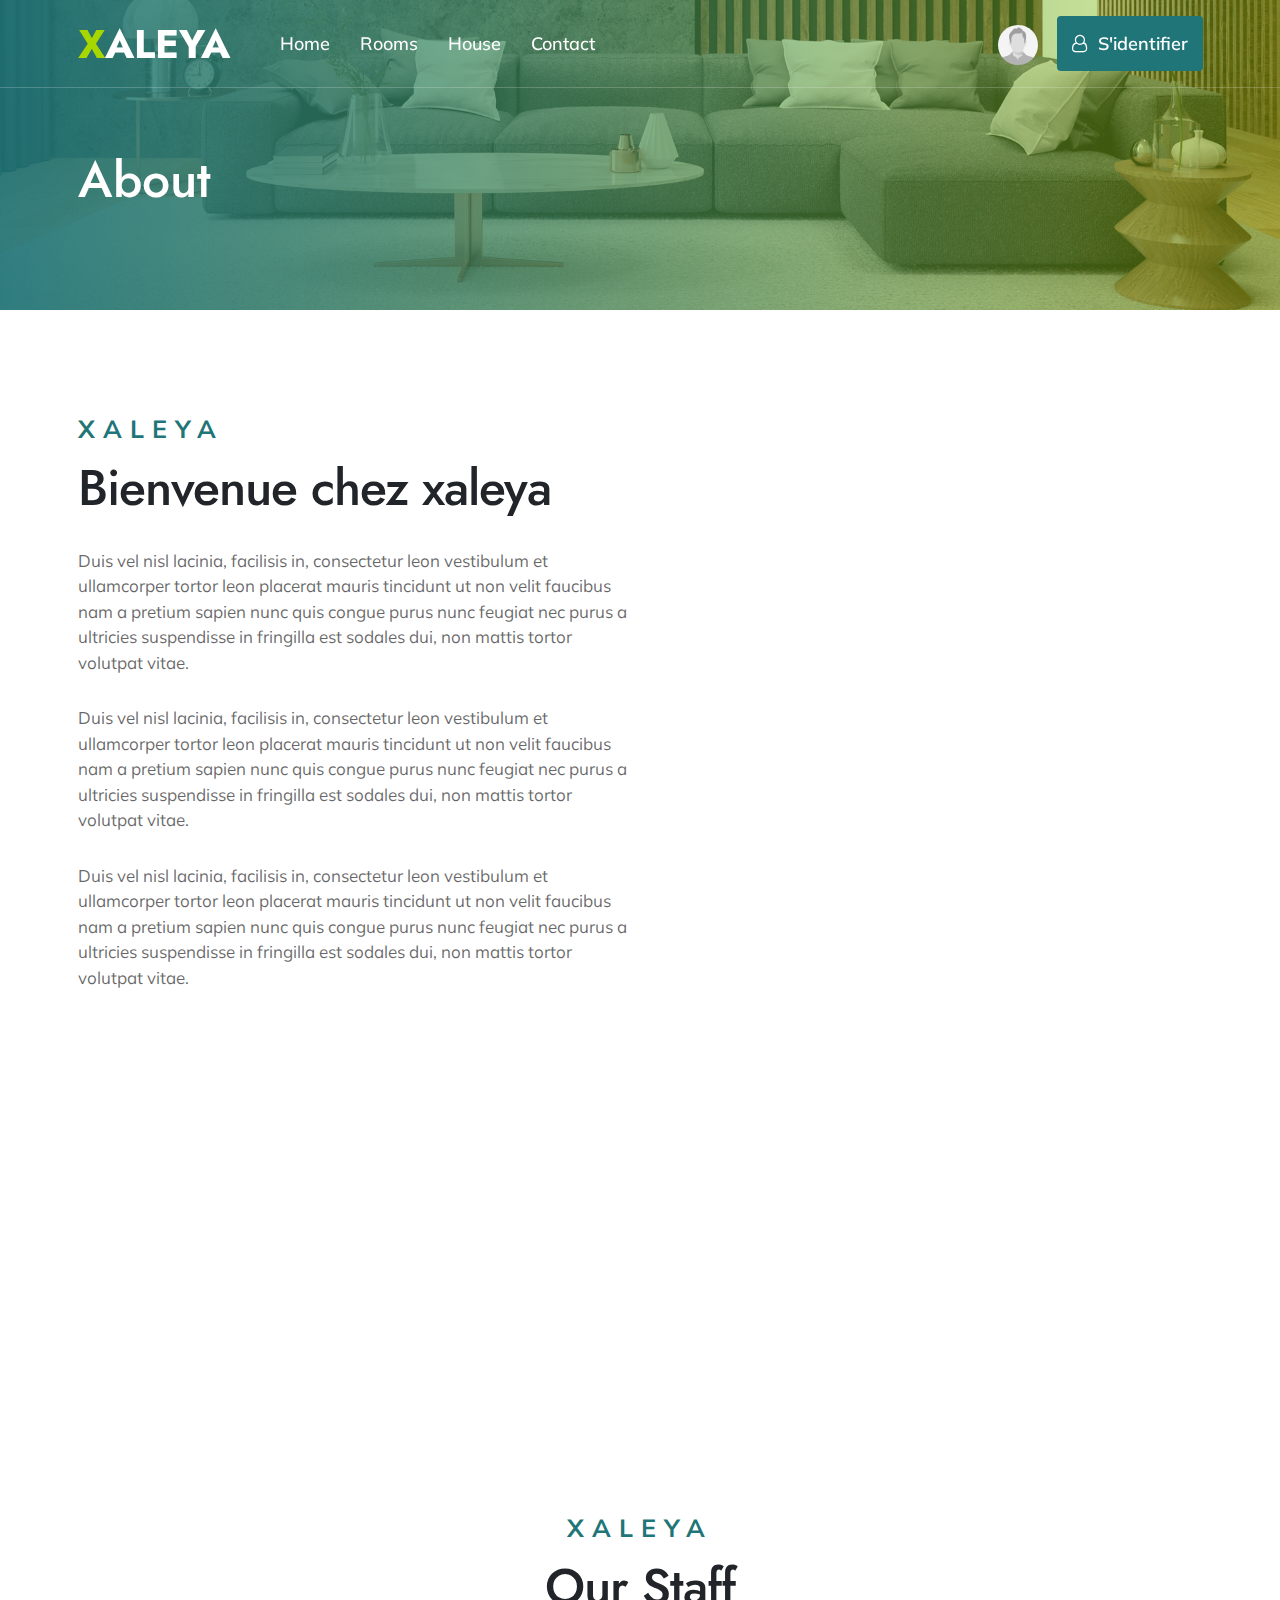
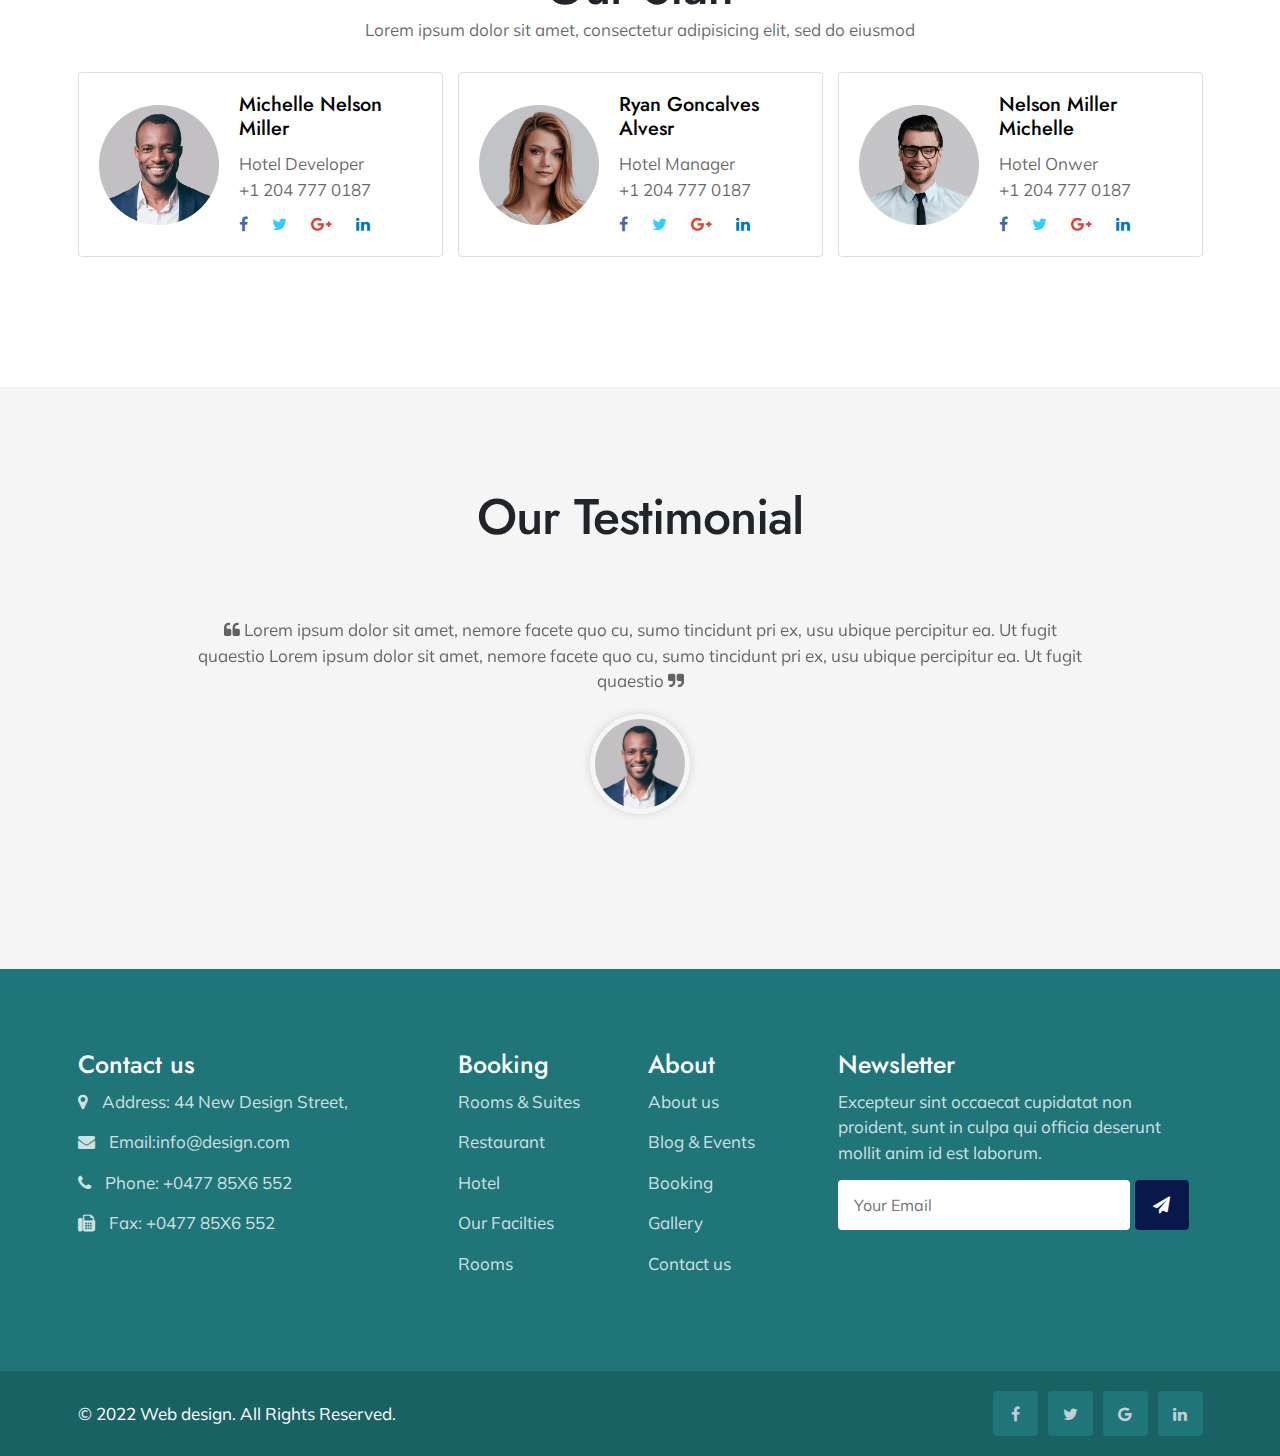
<file: public/about.html>
<!DOCTYPE html>
<html lang="fr">

<head>
    <meta charset="UTF-8">
    <meta name="viewport" content="width=device-width, initial-scale=1.0">
    <title>Document</title>

    <!-- style -->
    <link rel="stylesheet" href="css/main.css">
    <link rel="stylesheet" href="css/bootstrap.min.css">
    <link rel="stylesheet" href="css/owl.carousel.min.css">
    <link rel="stylesheet" href="font-awesome/css/font-awesome.min.css">
    <link rel="stylesheet" href="https://cdn.jsdelivr.net/npm/@fancyapps/ui@4.0/dist/fancybox.css"/>

</head>

<body>
    <!--navigation-->
    <nav class="navigation">
        <div class="container">
            <div class="navigation-content">
                <div class="box_logo-menu">
                    <div class="logo">
                        <h1 class="title"><span>x</span>aleya</h1>
                    </div>
                    <ul class="list-menu">
                        <div class="head_sidebar">
                            <h1 class="title"><span>x</span>aleya</h1>
                            <div class="icon_close"><i class="fa fa-close"></i></div>
                        </div>
                        <li class="menu-link">
                            <a href="index.html">Home</a>
                        </li>
                        <li class="menu-link">
                            <a href="room.html">Rooms</a>
                        </li>
                        <li class="menu-link">
                            <a href="room.html">House</a>
                        </li>
                        <li class="menu-link">
                            <a href="contact.html">Contact</a>
                        </li>
                        <div class="get_in_touch">
                            <h4 class="title">Get in touch</h4>
                            <ul>
                                <li>
                                    <i class="fa fa-map-marker"></i>
                                    Address: 44 New Design Street,
                                </li>
                                <li>
                                    <i class="fa fa-envelope"></i>
                                    <a href="#">Email:info@design.com</a>
                                </li>
                                <li>
                                    <i class="fa fa-phone"></i>
                                    Phone: +0477 85X6 552
                                </li>
                                <li>
                                    <i class="fa fa-fax"></i>
                                    Fax: +0477 85X6 552
                                </li>
                            </ul>
                        </div>
                    </ul>
                </div>

                <div class="box_action">
                    <div class="box_user">
                        <div class="avatar">
                            <img src="images/avatar.png" alt="avatar">
                        </div>
                        <div class="b_user">
                            <ul>
                                <li>
                                    <a href="#">
                                        <i class="fa fa-list" aria-hidden="true"></i>
                                        list of reservations
                                    </a>
                                </li>
                                <li>
                                    <a href="#">
                                        <i class="fa fa-sign-out" aria-hidden="true"></i>
                                        Sign out
                                    </a>
                                </li>
                            </ul>
                        </div>
                    </div>
                    <a href="login.html">
                        <button class="btn-standard">
                            <i class="fa fa-user-o" aria-hidden="true"></i>
                            <span>S'identifier</span>
                        </button>
                    </a>
                    <div class="icon-menu">
                        <img src="images/menu.png" alt="icons">
                    </div>
                </div>
            </div>
        </div>
    </nav>

    <!-- header banner -->
    <div class="header_banner">
        <img src="images/banner-slider-1.jpg" alt="banner">
        <div class="container">
            <h3 class="header_banner-title">About</h3>
        </div>
    </div>

    <main>
        <!-- section about -->
        <section class="section section_about">
            <div class="container">
                <div class="row align-items-center">
                    <div class="col-12 col-md-12 col-lg-6">
                        <div class="content">
                            <div class="heading">
                                <span class="subtitle">xaleya</span>
                                <h2 class="title">Bienvenue chez xaleya</h2>
                            </div>
                            <p class="paragraph mb-5">Duis vel nisl lacinia, facilisis in, consectetur leon 
                                vestibulum et ullamcorper tortor leon placerat mauris tincidunt ut non velit 
                                faucibus nam a pretium sapien nunc quis congue purus nunc feugiat nec purus a 
                                ultricies suspendisse in fringilla est sodales dui, non mattis tortor volutpat vitae.
                            </p>
                            <p class="paragraph mb-5">Duis vel nisl lacinia, facilisis in, consectetur leon 
                                vestibulum et ullamcorper tortor leon placerat mauris tincidunt ut non velit 
                                faucibus nam a pretium sapien nunc quis congue purus nunc feugiat nec purus a 
                                ultricies suspendisse in fringilla est sodales dui, non mattis tortor volutpat vitae.
                            </p>
                            <p class="paragraph mb-5">Duis vel nisl lacinia, facilisis in, consectetur leon 
                                vestibulum et ullamcorper tortor leon placerat mauris tincidunt ut non velit 
                                faucibus nam a pretium sapien nunc quis congue purus nunc feugiat nec purus a 
                                ultricies suspendisse in fringilla est sodales dui, non mattis tortor volutpat vitae.
                            </p>
                        </div>
                    </div>
                    <div class="col-12 col-md-12 col-lg-6">
                        <div class="content_image">
                            <!-- <img src="images/img-1.jpg" alt="illustration"> -->
                        </div>
                    </div>
                </div>
            </div>
        </section>

        <div class="banner_stats" style="background-image: url(images/img-banner.jpg); background-position: center; background-size: cover; background-repeat: no-repeat; background-attachment: fixed;">
            <div class="container">
                <div class="heading --center --white">
                    <h2 class="title">Xaleya Statistics</h2>
                </div>
                <div class="row">
                    <div class="col-12 col-sm-6 col-md-6 col-lg-3">
                        <div class="account">
                            <span class="counting" data-count="967">0</span>
                            <h5>Guest Stay</h5>
                        </div>
                    </div>
                    <div class="col-12 col-sm-6 col-md-6 col-lg-3">
                        <div class="account">
                            <span class="counting" data-count="577">0</span>
                            <h5>Book Room</h5>
                        </div>
                    </div>
                    <div class="col-12 col-sm-6 col-md-6 col-lg-3">
                        <div class="account">
                            <span class="counting" data-count="1398">0</span>
                            <h5>Member Stay</h5>
                        </div>
                    </div>
                    <div class="col-12 col-sm-6 col-md-6 col-lg-3">
                        <div class="account">
                            <span class="counting" data-count="376">0</span>
                            <h5>Meals Served</h5>
                        </div>
                    </div>
                </div>
            </div>
        </div>

        <section class="section section_staff">
            <div class="container">
                <div class="heading --center">
                    <span class="subtitle">xaleya</span>
                    <h2 class="title">Our Staff</h2>
                    <p class="paragraph">Lorem ipsum dolor sit amet, consectetur adipisicing elit, sed do eiusmod</p>
                </div>
                <div class="row">
                    <div class="col-12 col-md-6 col-lg-4">
                        <div class="card_staff">
                            <div class="image">
                                <img src="images/staff-1.jpg" alt="staff">
                            </div>
                            <div class="content">
                                <h3 class="title">Michelle Nelson Miller</h3>
                                <p class="paragraph">Hotel Developer</p>
                                <p class="paragraph">+1 204 777 0187</p>
                                <div class="r_sociaux">
                                    <a href="#"><i class="fa fa-facebook facebook-color"></i></a>
                                    <a href="#"><i class="fa fa-twitter twitter-color"></i></a>
                                    <a href="#"><i class="fa fa-google-plus google-color"></i></a>
                                    <a href="#"><i class="fa fa-linkedin linkedin-color"></i></a>
                                </div>
                            </div>
                        </div>
                    </div>
                    <div class="col-12 col-md-6 col-lg-4">
                        <div class="card_staff">
                            <div class="image">
                                <img src="images/staff-2.jpg" alt="staff">
                            </div>
                            <div class="content">
                                <h3 class="title">Ryan Goncalves Alvesr</h3>
                                <p class="paragraph">Hotel Manager</p>
                                <p class="paragraph">+1 204 777 0187</p>
                                <div class="r_sociaux">
                                    <a href="#"><i class="fa fa-facebook facebook-color"></i></a>
                                    <a href="#"><i class="fa fa-twitter twitter-color"></i></a>
                                    <a href="#"><i class="fa fa-google-plus google-color"></i></a>
                                    <a href="#"><i class="fa fa-linkedin linkedin-color"></i></a>
                                </div>
                            </div>
                        </div>
                    </div>
                    <div class="col-12 col-md-6 col-lg-4">
                        <div class="card_staff">
                            <div class="image">
                                <img src="images/staff-3.jpg" alt="staff">
                            </div>
                            <div class="content">
                                <h3 class="title">Nelson Miller Michelle</h3>
                                <p class="paragraph">Hotel Onwer</p>
                                <p class="paragraph">+1 204 777 0187</p>
                                <div class="r_sociaux">
                                    <a href="#"><i class="fa fa-facebook facebook-color"></i></a>
                                    <a href="#"><i class="fa fa-twitter twitter-color"></i></a>
                                    <a href="#"><i class="fa fa-google-plus google-color"></i></a>
                                    <a href="#"><i class="fa fa-linkedin linkedin-color"></i></a>
                                </div>
                            </div>
                        </div>
                    </div>
                </div>
            </div>
        </section>

        <section class="section section_testimonial">
            <div class="container">
                <div class="heading --center">
                    <h2 class="title">Our Testimonial</h2>
                </div>
                <div class="owl-carousel owl-theme" id="testimonial_carousel">
                    <div class="item">
                        <div class="content">
                            <p class="paragraph"> 
                                <span><i class="fa fa-quote-left" aria-hidden="true"></i></span>
                                Lorem ipsum dolor sit amet, nemore facete quo cu, sumo tincidunt 
                                pri ex, usu ubique percipitur ea. Ut fugit quaestio Lorem ipsum dolor sit amet, 
                                nemore facete quo cu, sumo tincidunt pri ex, usu ubique percipitur ea. Ut fugit 
                                quaestio 
                                <span><i class="fa fa-quote-right" aria-hidden="true"></i></span>
                            </p>
                            <div class="avatar">
                                <img src="images/staff-1.jpg" alt="avatar">
                            </div>
                        </div>
                    </div>
                    <div class="item">
                        <div class="content">
                            <p class="paragraph"> 
                                <span><i class="fa fa-quote-left" aria-hidden="true"></i></span>
                                Lorem ipsum dolor sit amet, nemore facete quo cu, sumo tincidunt 
                                pri ex, usu ubique percipitur ea. Ut fugit quaestio Lorem ipsum dolor sit amet, 
                                nemore facete quo cu, sumo tincidunt pri ex, usu ubique percipitur ea. Ut fugit 
                                quaestio 
                                <span><i class="fa fa-quote-right" aria-hidden="true"></i></span>
                            </p>
                            <div class="avatar">
                                <img src="images/staff-2.jpg" alt="avatar">
                            </div>
                        </div>
                    </div>
                    <div class="item">
                        <div class="content">
                            <p class="paragraph"> 
                                <span><i class="fa fa-quote-left" aria-hidden="true"></i></span>
                                Lorem ipsum dolor sit amet, nemore facete quo cu, sumo tincidunt 
                                pri ex, usu ubique percipitur ea. Ut fugit quaestio Lorem ipsum dolor sit amet, 
                                nemore facete quo cu, sumo tincidunt pri ex, usu ubique percipitur ea. Ut fugit 
                                quaestio 
                                <span><i class="fa fa-quote-right" aria-hidden="true"></i></span>
                            </p>
                            <div class="avatar">
                                <img src="images/staff-3.jpg" alt="avatar">
                            </div>
                        </div>
                    </div>
                </div>
            </div>
        </section>
    </main>

    <footer class="footer">
        <div class="container">
            <div class="row">
                <div class="col-xs-12 col-md-6 col-lg-4">
                    <div class="footer-item">
                        <h4 class="title">Contact us</h4>
                        <ul>
                            <li>
                                <i class="fa fa-map-marker"></i>
                                Address: 44 New Design Street,
                            </li>
                            <li>
                                <i class="fa fa-envelope"></i>
                                <a href="#">Email:info@design.com</a>
                            </li>
                            <li>
                                <i class="fa fa-phone"></i>
                                Phone: +0477 85X6 552
                            </li>
                            <li>
                                <i class="fa fa-fax"></i>
                                Fax: +0477 85X6 552
                            </li>
                        </ul>
                    </div>
                </div>
                <div class="col-xs-12 col-md-6 col-lg-2">
                    <div class="footer-item">
                        <h4 class="title">Booking</h4>
                        <ul>
                            <li>
                                <a href="#">Rooms & Suites</a>
                            </li>
                            <li>
                                <a href="#">Restaurant</a>
                            </li>
                            <li>
                                <a href="#">Hotel</a>
                            </li>
                            <li>
                                <a href="#">Our Facilties</a>
                            </li>
                            <li>
                                <a href="#">Rooms</a>
                            </li>
                        </ul>
                    </div>
                </div>
                <div class="col-xs-12 col-md-6 col-lg-2">
                    <div class="footer-item">
                        <h4 class="title">About</h4>
                        <ul>
                            <li>
                                <a href="#">About us</a>
                            </li>
                            <li>
                                <a href="#">Blog &amp; Events</a>
                            </li>
                            <li>
                                <a href="#">Booking</a>
                            </li>
                            <li>
                                <a href="#">Gallery</a>
                            </li>
                            <li>
                                <a href="#">Contact us</a>
                            </li>
                        </ul>
                    </div>
                </div>
                <div class="col-xs-12 col-md-6 col-lg-4">
                    <div class="footer-item">
                        <h4 class="title">Newsletter</h4>
                        <ul>
                            <li>
                                Excepteur sint occaecat cupidatat non proident, 
                                sunt in culpa qui officia deserunt mollit anim id est laborum.
                            </li>
                            <li>
                                <form action="" class="form_newsletter">
                                    <input type="email" placeholder="Your Email">
                                    <button type="submit"><i class="fa fa-paper-plane"></i></button>
                                </form>
                            </li>
                        </ul>
                    </div>
                </div>
            </div>
        </div>
    </footer>

    <div class="copy-right">
        <div class="container">
            <div class="content">
                <p class="paragraph">&copy; 2022 Web design. All Rights Reserved.</p>
                <div class="r_sociaux">
                    <a href="#" class="facebook">
                        <i class="fa fa-facebook"></i>
                    </a>
                    <a href="#" class="twitter">
                        <i class="fa fa-twitter"></i>
                    </a>
                    <a href="#" class="google">
                        <i class="fa fa-google"></i>
                    </a>
                    <a href="#" class="linkedin">
                        <i class="fa fa-linkedin"></i>
                    </a>
                </div>
            </div>
        </div>
    </div>

    <!-- button top -->
    <div class="button-return" id="btnReturn" hidden>
        <i class="fa fa-angle-double-up" aria-hidden="true"></i>
    </div>

    <!-- script -->
    <script src="js/jquery.min.js"></script>
    <script src="js/bootstrap.min.js"></script>
    <script src="js/owl.carousel.min.js"></script>
    <script src="js/main.js"></script>
    <!-- count js -->
    <script src="js/waypoint.min.js"></script>
    <script>
        function counStats() {

            $('.counting').each(function () {
                var $this = $(this),
                    countTo = $this.attr('data-count');

                $({ countNum: $this.text() }).animate({
                    countNum: countTo
                },
                {

                    duration: 2000,
                    easing: 'linear',
                    step: function () {
                        $this.text(Math.floor(this.countNum));
                    },
                    complete: function () {
                        $this.text(this.countNum);
                        //alert('finished');
                    }
                });
            });
        }

        new Waypoint({
            element: document.querySelector('.banner_stats'),
            handler: function () {
                counStats()
            },
            offset: '100%'
        });
    </script>
</body>

</html>
</file>
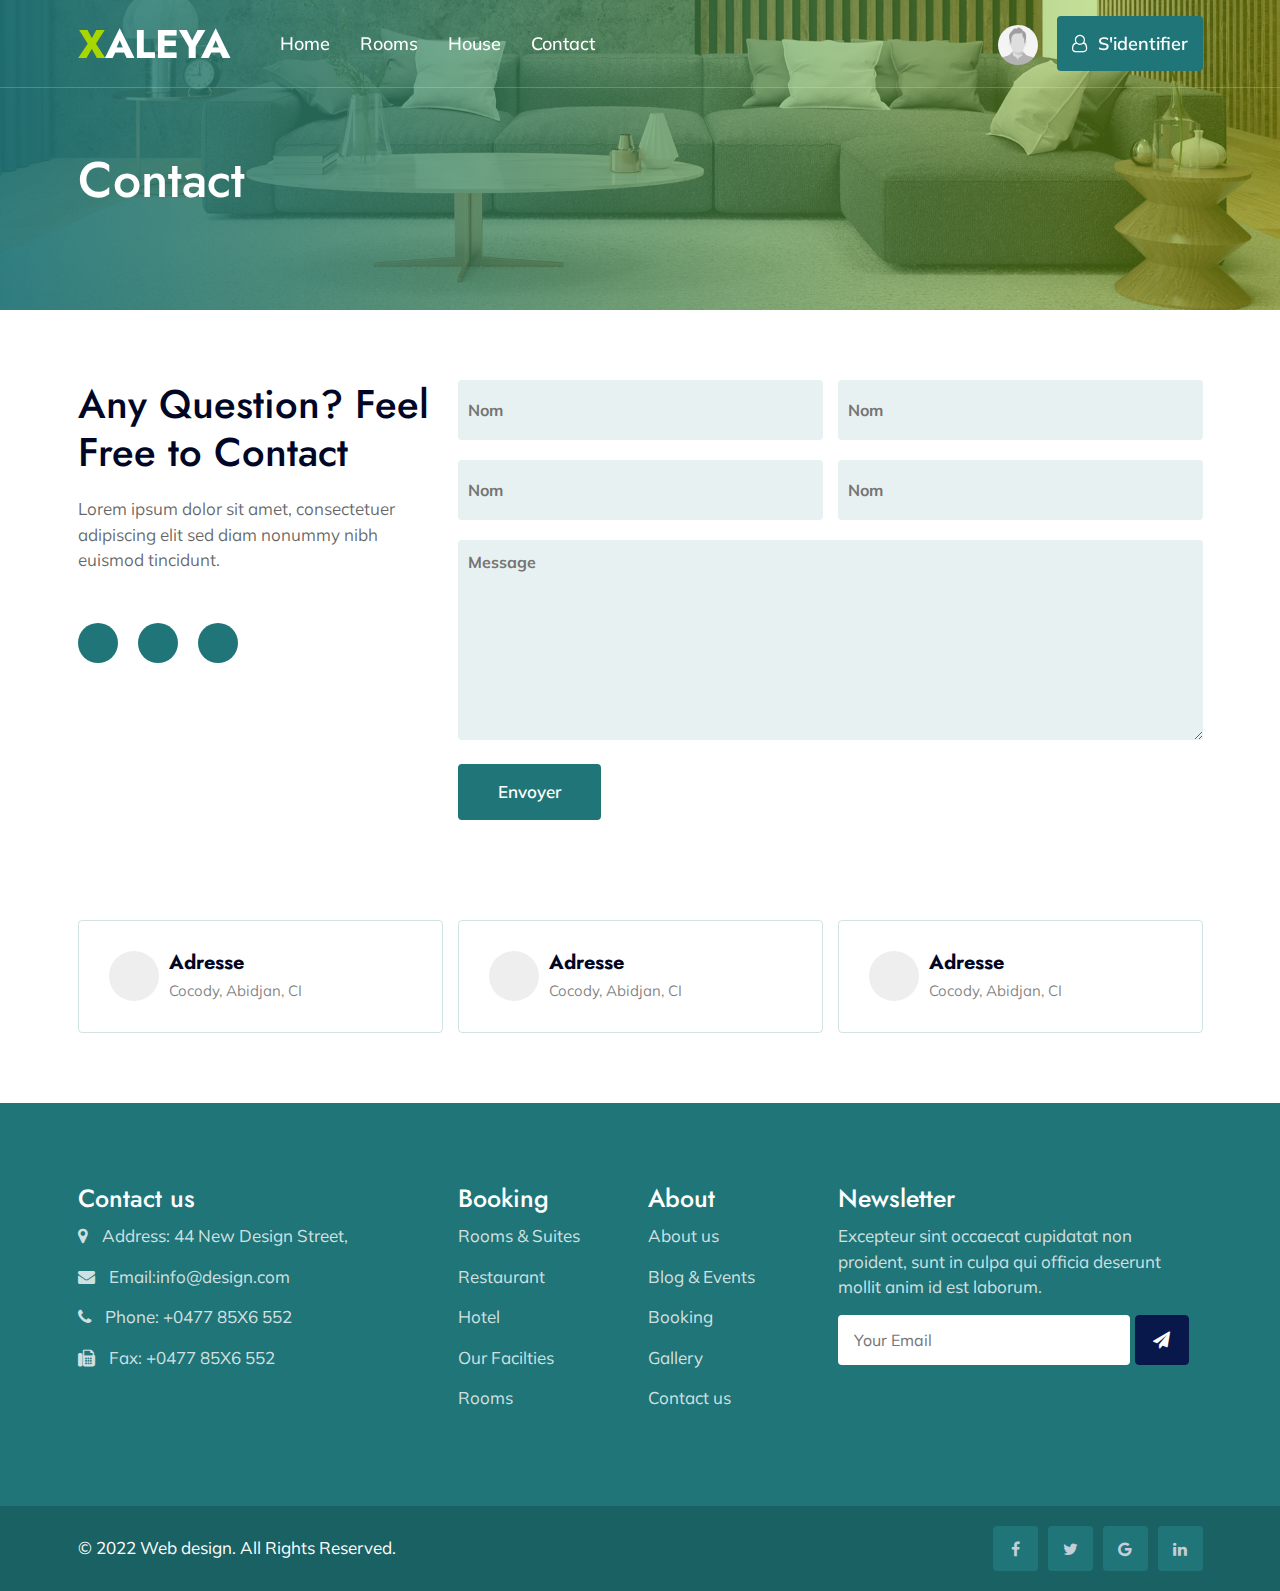
<file: public/contact.html>
<!DOCTYPE html>
<html lang="fr">

<head>
    <meta charset="UTF-8">
    <meta name="viewport" content="width=device-width, initial-scale=1.0">
    <title>Document</title>

    <!-- style -->
    <link rel="stylesheet" href="css/main.css">
    <link rel="stylesheet" href="css/bootstrap.min.css">
    <link rel="stylesheet" href="css/owl.carousel.min.css">
    <link rel="stylesheet" href="font-awesome/css/font-awesome.min.css">

</head>

<body>
    <!--navigation-->
    <nav class="navigation">
        <div class="container">
            <div class="navigation-content">
                <div class="box_logo-menu">
                    <div class="logo">
                        <h1 class="title"><span>x</span>aleya</h1>
                    </div>
                    <ul class="list-menu">
                        <div class="head_sidebar">
                            <h1 class="title"><span>x</span>aleya</h1>
                            <div class="icon_close"><i class="fa fa-close"></i></div>
                        </div>
                        <li class="menu-link">
                            <a href="index.html">Home</a>
                        </li>
                        <li class="menu-link">
                            <a href="room.html">Rooms</a>
                        </li>
                        <li class="menu-link">
                            <a href="room.html">House</a>
                        </li>
                        <li class="menu-link">
                            <a href="contact.html">Contact</a>
                        </li>
                        <div class="get_in_touch">
                            <h4 class="title">Get in touch</h4>
                            <ul>
                                <li>
                                    <i class="fa fa-map-marker"></i>
                                    Address: 44 New Design Street,
                                </li>
                                <li>
                                    <i class="fa fa-envelope"></i>
                                    <a href="#">Email:info@design.com</a>
                                </li>
                                <li>
                                    <i class="fa fa-phone"></i>
                                    Phone: +0477 85X6 552
                                </li>
                                <li>
                                    <i class="fa fa-fax"></i>
                                    Fax: +0477 85X6 552
                                </li>
                            </ul>
                        </div>
                    </ul>
                </div>

                <div class="box_action">
                    <div class="box_user">
                        <div class="avatar">
                            <img src="images/avatar.png" alt="avatar">
                        </div>
                        <div class="b_user">
                            <ul>
                                <li>
                                    <a href="#">
                                        <i class="fa fa-list" aria-hidden="true"></i>
                                        list of reservations
                                    </a>
                                </li>
                                <li>
                                    <a href="#">
                                        <i class="fa fa-sign-out" aria-hidden="true"></i>
                                        Sign out
                                    </a>
                                </li>
                            </ul>
                        </div>
                    </div>
                    <a href="login.html">
                        <button class="btn-standard">
                            <i class="fa fa-user-o" aria-hidden="true"></i>
                            <span>S'identifier</span>
                        </button>
                    </a>
                    <div class="icon-menu">
                        <img src="images/menu.png" alt="icons">
                    </div>
                </div>
            </div>
        </div>
    </nav>

    <!-- header banner -->
    <div class="header_banner">
        <img src="images/banner-slider-1.jpg" alt="banner">
        <div class="container">
            <h3 class="header_banner-title">Contact</h3>
        </div>
    </div>

    <main>
        <section class="section-contact">
            <div class="container">
                <div class="row">
                    <div class="col-xs-12 col-sm-12 col-md-5 col-lg-4 mb-5">
                        <h4 class="ss-title">
                            Any Question? Feel Free to Contact
                        </h4>
                        <p class="paragraph">
                            Lorem ipsum dolor sit amet, consectetuer adipiscing elit sed diam nonummy nibh euismod
                            tincidunt.
                        </p>
                        <div class="list-icon">
                            <div class="icon"></div>
                            <div class="icon"></div>
                            <div class="icon"></div>
                        </div>
                    </div>
                    <div class="col-xs-12 col-sm-12 col-md-7 col-lg-8">
                        <form action="" class="form-contact">
                            <div class="row">
                                <div class="col-xs-12 col-sm-6 col-md-6 col-lg-6">
                                    <input type="text" placeholder="Nom" class="form-contact-input">
                                </div>
                                <div class="col-xs-12 col-sm-6 col-md-6 col-lg-6">
                                    <input type="text" placeholder="Nom" class="form-contact-input">
                                </div>
                                <div class="col-xs-12 col-sm-6 col-md-6 col-lg-6">
                                    <input type="text" placeholder="Nom" class="form-contact-input">
                                </div>
                                <div class="col-xs-12 col-sm-6 col-md-6 col-lg-6">
                                    <input type="text" placeholder="Nom" class="form-contact-input">
                                </div>
                                <div class="col-12">
                                    <textarea placeholder="Message" class="form-contact-textarea"></textarea>
                                </div>
                                <div class="col-12">
                                    <button type="submit" class="btn-submit">Envoyer</button>
                                </div>
                            </div>
                        </form>
                    </div>
                </div>
                <div class="row u-mt-5">
                    <div class="col-xs-12 col-sm-12 col-md-4 col-lg-4">
                        <div class="card-contact">
                            <div class="icon"></div>
                            <div class="desc">
                                <h4>Adresse</h4>
                                <span>Cocody, Abidjan, CI</span>
                            </div>
                        </div>
                    </div>
                    <div class="col-xs-12 col-sm-12 col-md-4 col-lg-4">
                        <div class="card-contact">
                            <div class="icon"></div>
                            <div class="desc">
                                <h4>Adresse</h4>
                                <span>Cocody, Abidjan, CI</span>
                            </div>
                        </div>
                    </div>
                    <div class="col-xs-12 col-sm-12 col-md-4 col-lg-4">
                        <div class="card-contact">
                            <div class="icon"></div>
                            <div class="desc">
                                <h4>Adresse</h4>
                                <span>Cocody, Abidjan, CI</span>
                            </div>
                        </div>
                    </div>
                </div>
            </div>
        </section>
    </main>

    <footer class="footer">
        <div class="container">
            <div class="row">
                <div class="col-xs-12 col-md-6 col-lg-4">
                    <div class="footer-item">
                        <h4 class="title">Contact us</h4>
                        <ul>
                            <li>
                                <i class="fa fa-map-marker"></i>
                                Address: 44 New Design Street,
                            </li>
                            <li>
                                <i class="fa fa-envelope"></i>
                                <a href="#">Email:info@design.com</a>
                            </li>
                            <li>
                                <i class="fa fa-phone"></i>
                                Phone: +0477 85X6 552
                            </li>
                            <li>
                                <i class="fa fa-fax"></i>
                                Fax: +0477 85X6 552
                            </li>
                        </ul>
                    </div>
                </div>
                <div class="col-xs-12 col-md-6 col-lg-2">
                    <div class="footer-item">
                        <h4 class="title">Booking</h4>
                        <ul>
                            <li>
                                <a href="#">Rooms & Suites</a>
                            </li>
                            <li>
                                <a href="#">Restaurant</a>
                            </li>
                            <li>
                                <a href="#">Hotel</a>
                            </li>
                            <li>
                                <a href="#">Our Facilties</a>
                            </li>
                            <li>
                                <a href="#">Rooms</a>
                            </li>
                        </ul>
                    </div>
                </div>
                <div class="col-xs-12 col-md-6 col-lg-2">
                    <div class="footer-item">
                        <h4 class="title">About</h4>
                        <ul>
                            <li>
                                <a href="#">About us</a>
                            </li>
                            <li>
                                <a href="#">Blog &amp; Events</a>
                            </li>
                            <li>
                                <a href="#">Booking</a>
                            </li>
                            <li>
                                <a href="#">Gallery</a>
                            </li>
                            <li>
                                <a href="#">Contact us</a>
                            </li>
                        </ul>
                    </div>
                </div>
                <div class="col-xs-12 col-md-6 col-lg-4">
                    <div class="footer-item">
                        <h4 class="title">Newsletter</h4>
                        <ul>
                            <li>
                                Excepteur sint occaecat cupidatat non proident, 
                                sunt in culpa qui officia deserunt mollit anim id est laborum.
                            </li>
                            <li>
                                <form action="" class="form_newsletter">
                                    <input type="email" placeholder="Your Email">
                                    <button type="submit"><i class="fa fa-paper-plane"></i></button>
                                </form>
                            </li>
                        </ul>
                    </div>
                </div>
            </div>
        </div>
    </footer>

    <div class="copy-right">
        <div class="container">
            <div class="content">
                <p class="paragraph">&copy; 2022 Web design. All Rights Reserved.</p>
                <div class="r_sociaux">
                    <a href="#" class="facebook">
                        <i class="fa fa-facebook"></i>
                    </a>
                    <a href="#" class="twitter">
                        <i class="fa fa-twitter"></i>
                    </a>
                    <a href="#" class="google">
                        <i class="fa fa-google"></i>
                    </a>
                    <a href="#" class="linkedin">
                        <i class="fa fa-linkedin"></i>
                    </a>
                </div>
            </div>
        </div>
    </div>

    <!-- button top -->
    <div class="button-return" id="btnReturn" hidden>
        <i class="fa fa-angle-double-up" aria-hidden="true"></i>
    </div>

    <!-- script -->
    <script src="js/jquery.min.js"></script>
    <script src="js/bootstrap.min.js"></script>
    <script src="js/owl.carousel.min.js"></script>
    <script src="js/main.js"></script>
</body>

</html>
</file>
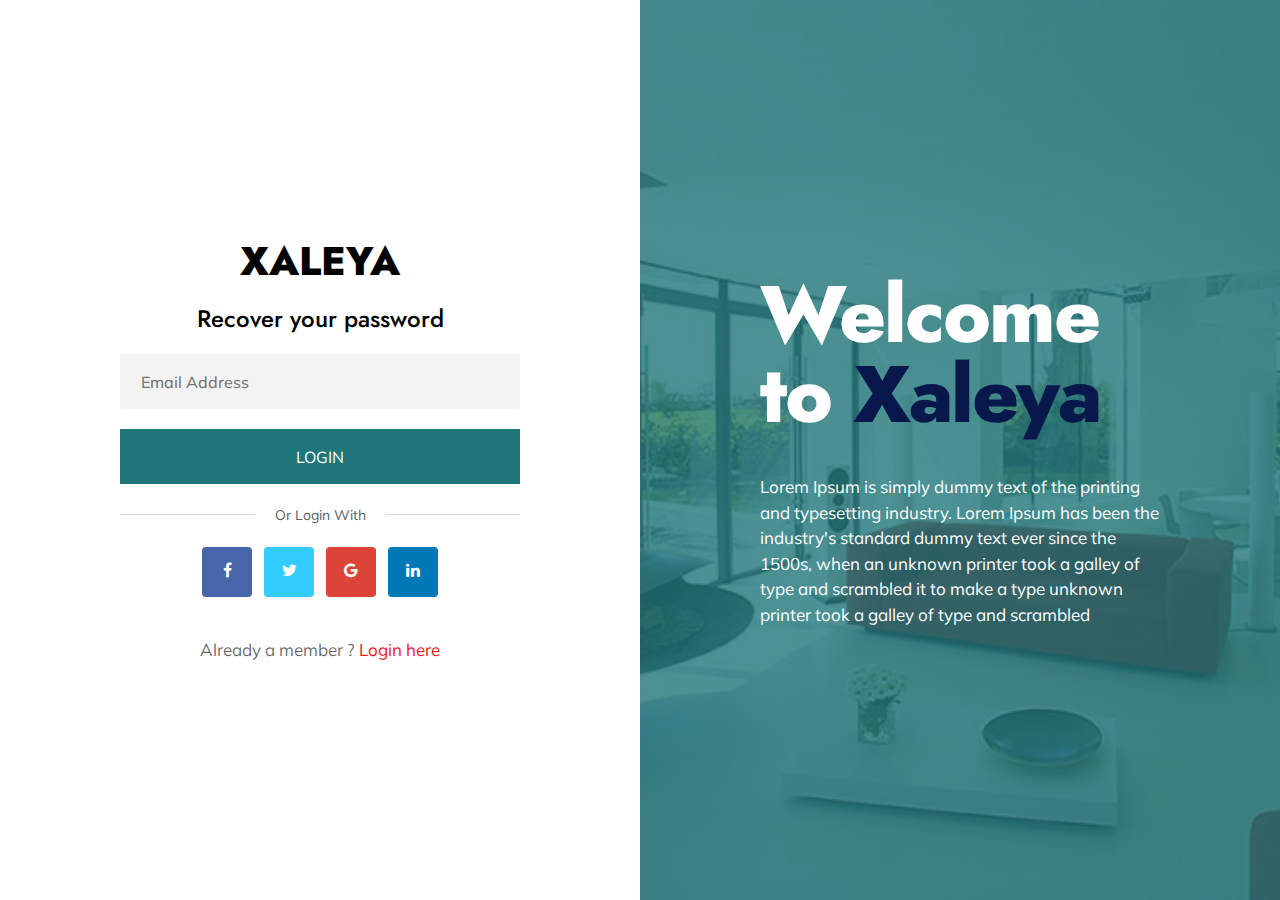
<file: public/forgot-password.html>
<!DOCTYPE html>
<html lang="fr">
<head>
    <meta charset="UTF-8">
    <meta name="viewport" content="width=device-width, initial-scale=1.0">
    <title>Document</title>

    <!-- style -->
    <link rel="stylesheet" href="css/main.css">
    <link rel="stylesheet" href="css/bootstrap.min.css">
    <link rel="stylesheet" href="css/owl.carousel.min.css">
    <link rel="stylesheet" href="font-awesome/css/font-awesome.min.css">

</head>
<body>
    
    <div class="b_sign">
        <div class="b_form">
            <div class="b_center">
                <div class="head">
                    <a href="index.html"><h2 class="title">xaleya</h2></a>
                    <h4 class="subtitle">Recover your password</h4>
                </div>
                <form action="" class="form_sign">
                    <div class="form--group">
                        <input type="email" class="form--group__input" placeholder="Email Address">
                    </div>
                    <button type="submit" class="btn-sign">Login</button>
                </form>
                <div class="with-sign">
                    <span>Or login with</span>
                </div>
                <div class="social-list">
                    <a href="#" class="facebook">
                        <i class="fa fa-facebook"></i>
                    </a>
                    <a href="#" class="twitter">
                        <i class="fa fa-twitter"></i>
                    </a>
                    <a href="#" class="google">
                        <i class="fa fa-google"></i>
                    </a>
                    <a href="#" class="linkedin">
                        <i class="fa fa-linkedin"></i>
                    </a>
                </div>
                <p class="paragraph --text_other_sign">Already a member ? <a href="register.html">Login here</a></p>
            </div>
        </div>
        <div class="b_text">
            <img src="images/img-4.jpg" alt="illustration">
            <div class="text_content">
                <h2 class="title">Welcome to <span>Xaleya</span></h2>
                <p class="paragraph">
                    Lorem Ipsum is simply dummy text of the printing and typesetting industry. 
                    Lorem Ipsum has been the industry's standard dummy text ever since the 1500s, 
                    when an unknown printer took a galley of type and scrambled it to make a type 
                    unknown printer took a galley of type and scrambled
                </p>
            </div>
        </div>
    </div>

    <!-- script -->
    <script src="js/jquery.min.js"></script>
    <script src="js/bootstrap.min.js"></script>
    <script src="js/owl.carousel.min.js"></script>
    <script src="js/main.js"></script>
</body>
</html>
</file>
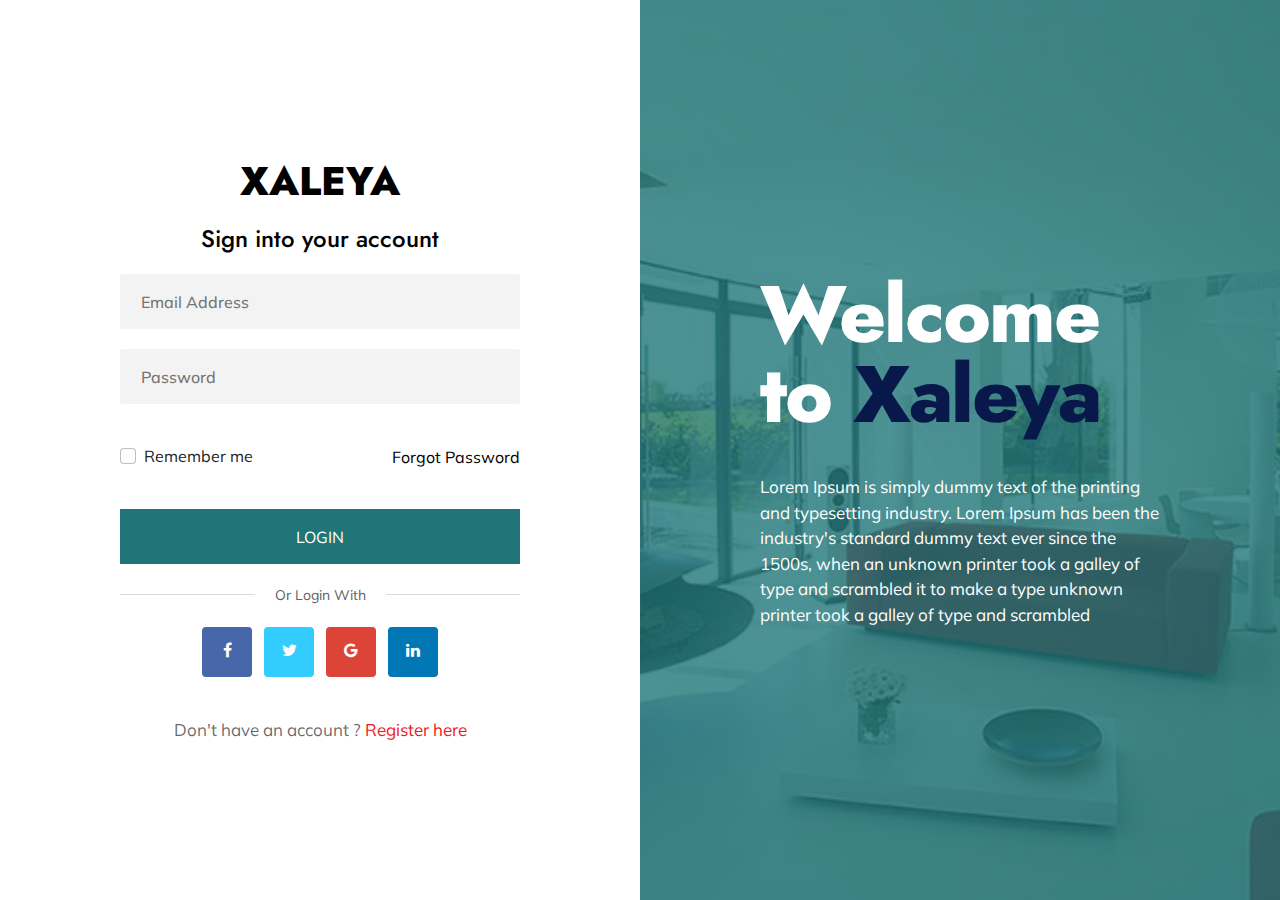
<file: public/login.html>
<!DOCTYPE html>
<html lang="fr">
<head>
    <meta charset="UTF-8">
    <meta name="viewport" content="width=device-width, initial-scale=1.0">
    <title>Document</title>

    <!-- style -->
    <link rel="stylesheet" href="css/main.css">
    <link rel="stylesheet" href="css/bootstrap.min.css">
    <link rel="stylesheet" href="css/owl.carousel.min.css">
    <link rel="stylesheet" href="font-awesome/css/font-awesome.min.css">

</head>
<body>
    
    <div class="b_sign">
        <div class="b_form">
            <div class="b_center">
                <div class="head">
                    <a href="index.html"><h2 class="title">xaleya</h2></a>
                    <h4 class="subtitle">Sign into your account</h4>
                </div>
                <form action="" class="form_sign">
                    <div class="form--group">
                        <input type="email" class="form--group__input" placeholder="Email Address">
                    </div>
                    <div class="form--group">
                        <input type="password" class="form--group__input" placeholder="Password">
                    </div>

                    <div class="form--group checkout_forgot">
                        <div class="form-check">
                            <input class="form-check-input" type="checkbox" value="" id="flexCheckDefault">
                            <label class="form-check-label" for="flexCheckDefault">
                                Remember me
                            </label>
                        </div>
                        <a href="forgot-password.html" class="forget_password">Forgot Password</a>
                    </div>
                    <button type="submit" class="btn-sign">Login</button>
                </form>
                <div class="with-sign">
                    <span>Or login with</span>
                </div>
                <div class="social-list">
                    <a href="#" class="facebook">
                        <i class="fa fa-facebook"></i>
                    </a>
                    <a href="#" class="twitter">
                        <i class="fa fa-twitter"></i>
                    </a>
                    <a href="#" class="google">
                        <i class="fa fa-google"></i>
                    </a>
                    <a href="#" class="linkedin">
                        <i class="fa fa-linkedin"></i>
                    </a>
                </div>
                <p class="paragraph --text_other_sign">Don't have an account ? <a href="register.html">Register here</a></p>
            </div>
        </div>
        <div class="b_text">
            <img src="images/img-4.jpg" alt="illustration">
            <div class="text_content">
                <h2 class="title">Welcome to <span>Xaleya</span></h2>
                <p class="paragraph">
                    Lorem Ipsum is simply dummy text of the printing and typesetting industry. 
                    Lorem Ipsum has been the industry's standard dummy text ever since the 1500s, 
                    when an unknown printer took a galley of type and scrambled it to make a type 
                    unknown printer took a galley of type and scrambled
                </p>
            </div>
        </div>
    </div>

    <!-- script -->
    <script src="js/jquery.min.js"></script>
    <script src="js/bootstrap.min.js"></script>
    <script src="js/owl.carousel.min.js"></script>
    <script src="js/main.js"></script>
</body>
</html>
</file>
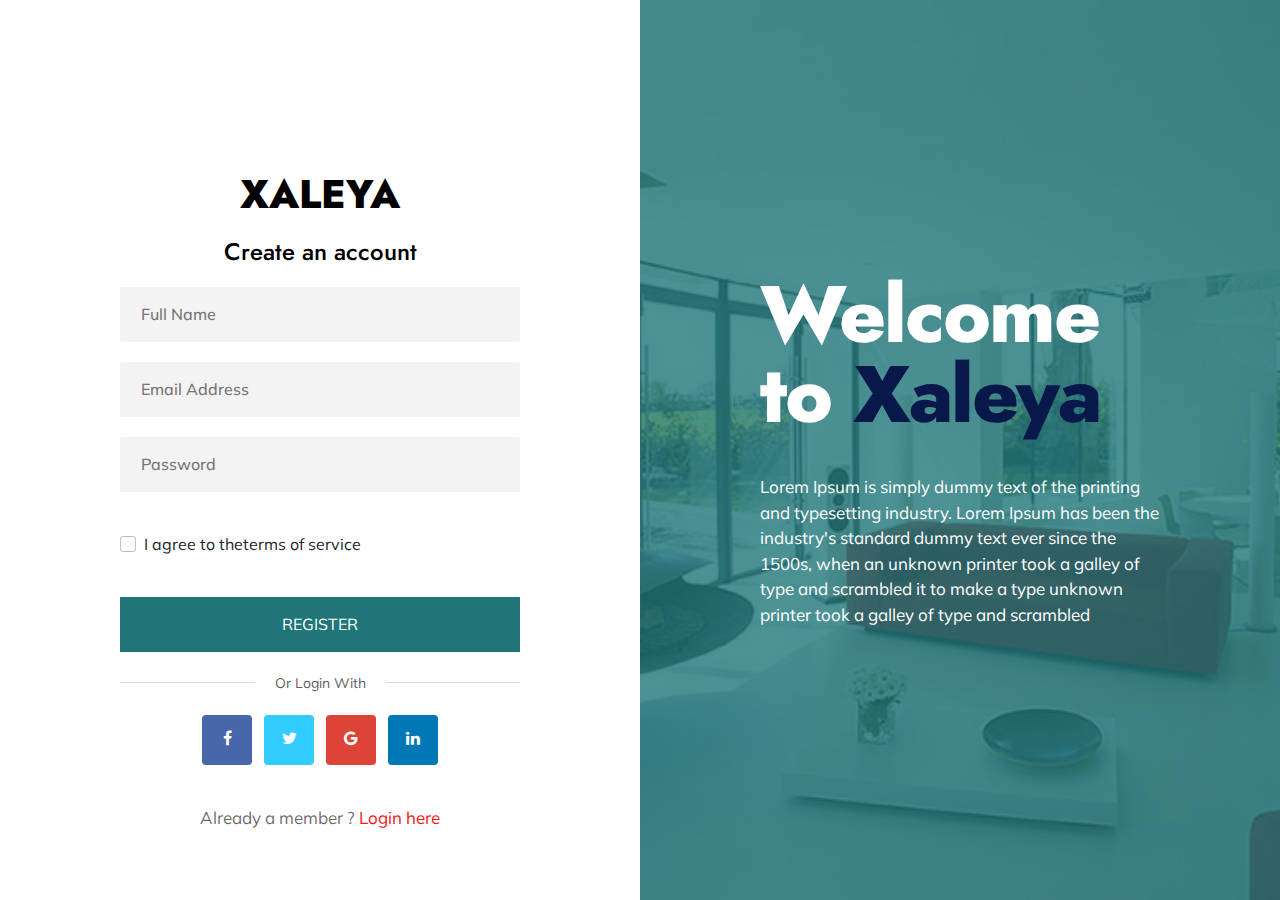
<file: public/register.html>
<!DOCTYPE html>
<html lang="fr">
<head>
    <meta charset="UTF-8">
    <meta name="viewport" content="width=device-width, initial-scale=1.0">
    <title>Document</title>

    <!-- style -->
    <link rel="stylesheet" href="css/main.css">
    <link rel="stylesheet" href="css/bootstrap.min.css">
    <link rel="stylesheet" href="css/owl.carousel.min.css">
    <link rel="stylesheet" href="font-awesome/css/font-awesome.min.css">

</head>
<body>
    
    <div class="b_sign">
        <div class="b_form">
            <div class="b_center" style="margin-top: 10rem;">
                <div class="head">
                    <a href="index.html"><h2 class="title">xaleya</h2></a>
                    <h4 class="subtitle">Create an account</h4>
                </div>
                <form action="" class="form_sign">
                    <div class="form--group">
                        <input type="text" class="form--group__input" placeholder="Full Name">
                    </div>
                    <div class="form--group">
                        <input type="email" class="form--group__input" placeholder="Email Address">
                    </div>
                    <div class="form--group">
                        <input type="password" class="form--group__input" placeholder="Password">
                    </div>

                    <div class="form--group checkout_forgot">
                        <div class="form-check">
                            <input class="form-check-input" type="checkbox" value="" id="flexCheckDefault">
                            <label class="form-check-label" for="flexCheckDefault">
                                I agree to theterms of service
                            </label>
                        </div>
                    </div>
                    <button type="submit" class="btn-sign">Register</button>
                </form>
                <div class="with-sign">
                    <span>Or login with</span>
                </div>
                <div class="social-list">
                    <a href="#" class="facebook">
                        <i class="fa fa-facebook"></i>
                    </a>
                    <a href="#" class="twitter">
                        <i class="fa fa-twitter"></i>
                    </a>
                    <a href="#" class="google">
                        <i class="fa fa-google"></i>
                    </a>
                    <a href="#" class="linkedin">
                        <i class="fa fa-linkedin"></i>
                    </a>
                </div>
                <p class="paragraph --text_other_sign">Already a member ? <a href="login.html">Login here</a></p>
            </div>
        </div>
        <div class="b_text">
            <img src="images/img-4.jpg" alt="illustration">
            <div class="text_content">
                <h2 class="title">Welcome to <span>Xaleya</span></h2>
                <p class="paragraph">
                    Lorem Ipsum is simply dummy text of the printing and typesetting industry. 
                    Lorem Ipsum has been the industry's standard dummy text ever since the 1500s, 
                    when an unknown printer took a galley of type and scrambled it to make a type 
                    unknown printer took a galley of type and scrambled
                </p>
            </div>
        </div>
    </div>

    <!-- script -->
    <script src="js/jquery.min.js"></script>
    <script src="js/bootstrap.min.js"></script>
    <script src="js/owl.carousel.min.js"></script>
    <script src="js/main.js"></script>
</body>
</html>
</file>
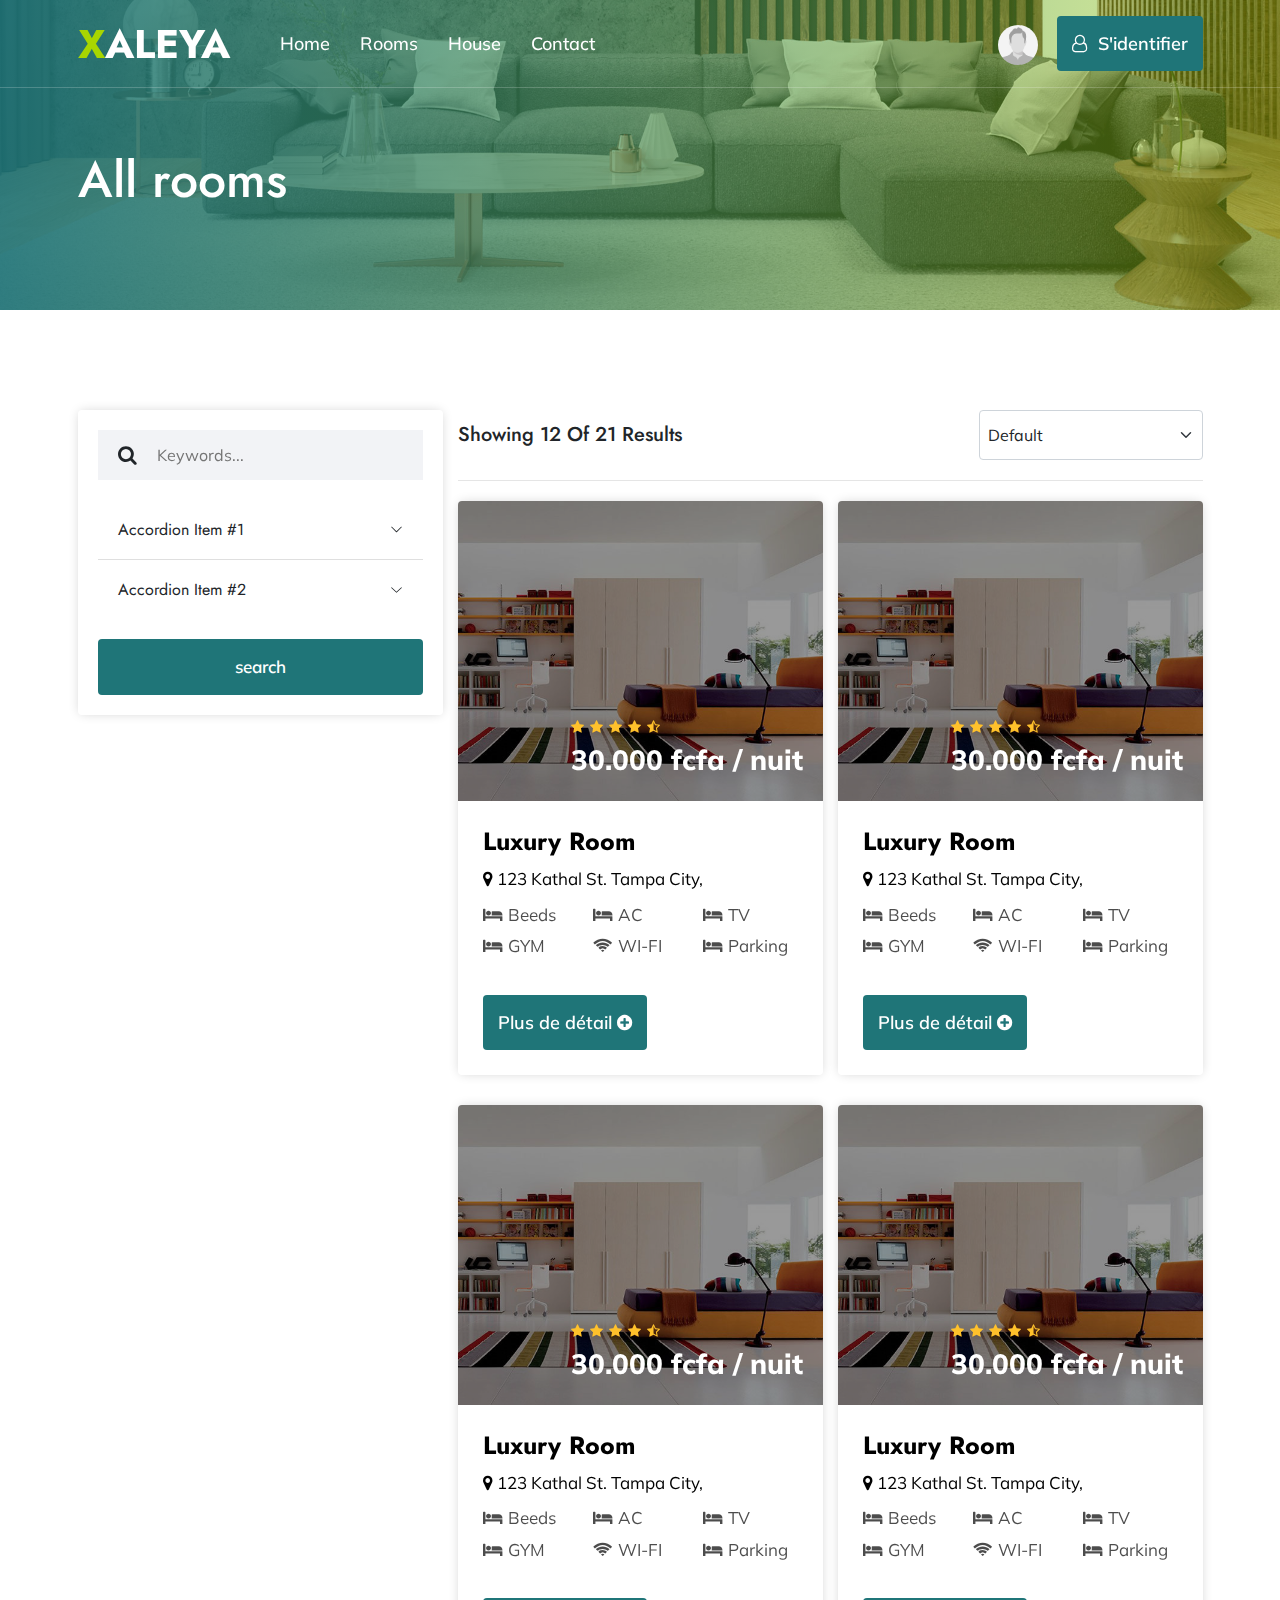
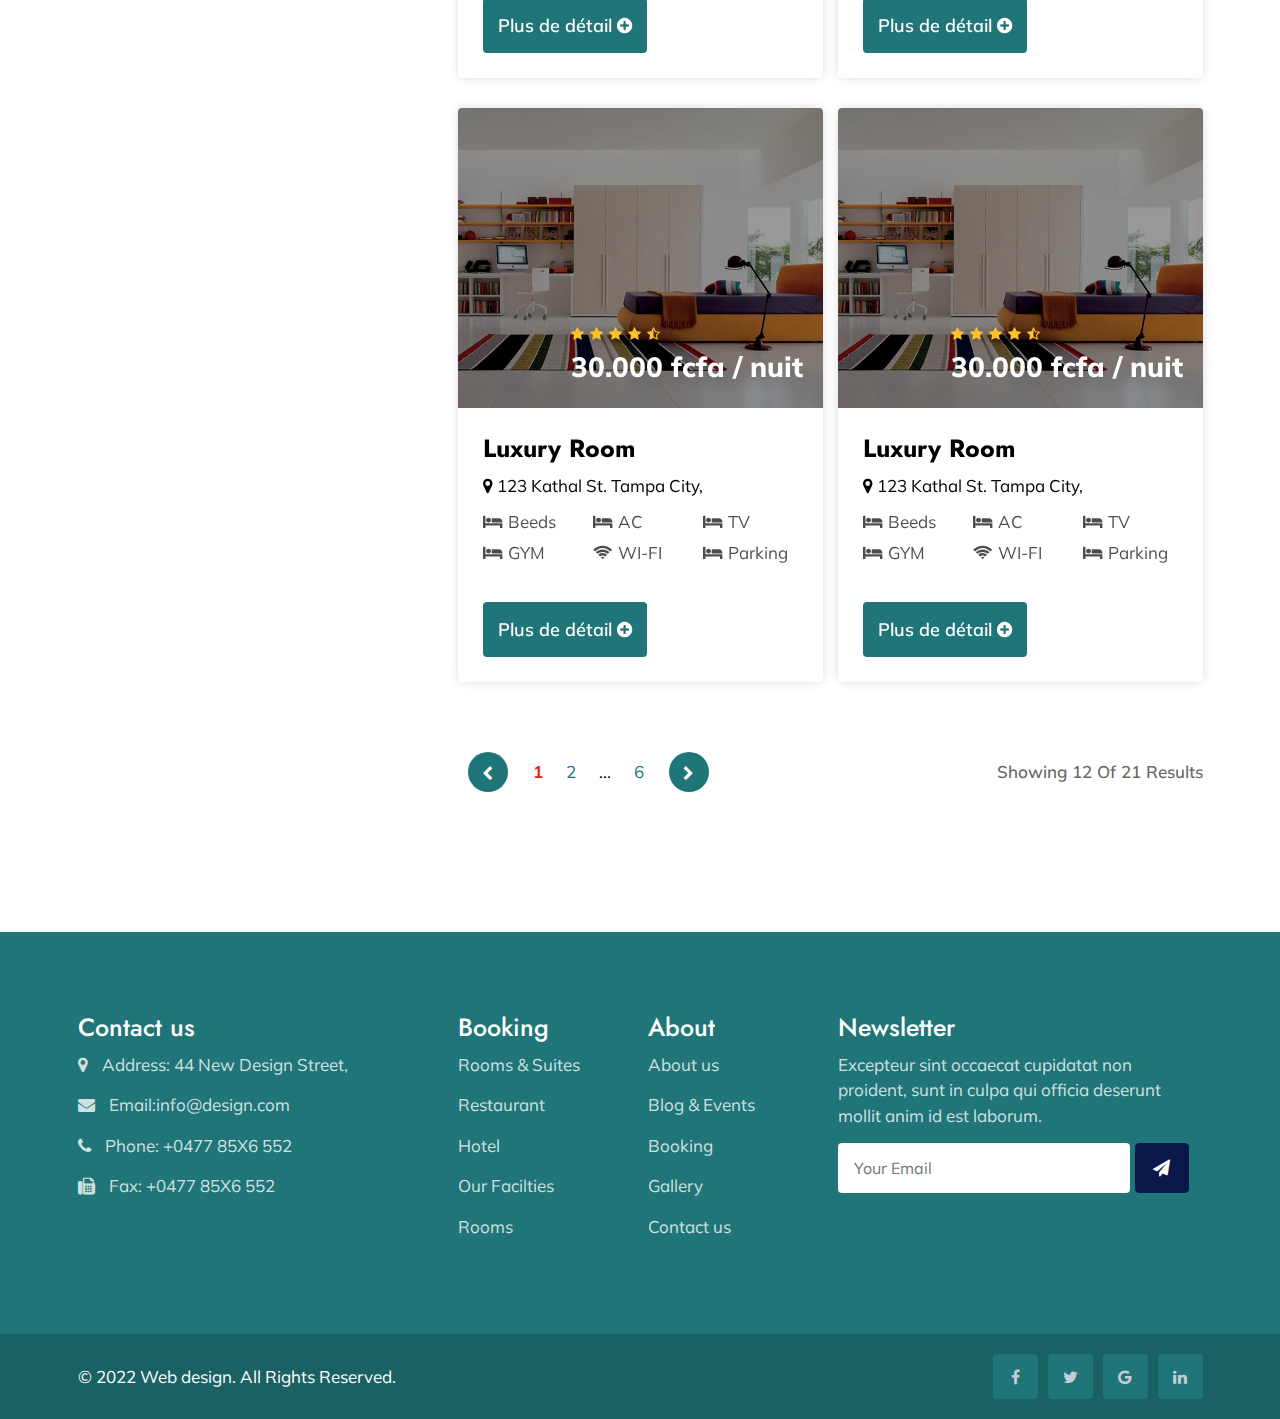
<file: public/room.html>
<!DOCTYPE html>
<html lang="fr">

<head>
    <meta charset="UTF-8">
    <meta name="viewport" content="width=device-width, initial-scale=1.0">
    <title>Document</title>

    <!-- style -->
    <link rel="stylesheet" href="css/main.css">
    <link rel="stylesheet" href="css/bootstrap.min.css">
    <link rel="stylesheet" href="css/owl.carousel.min.css">
    <link rel="stylesheet" href="font-awesome/css/font-awesome.min.css">
    <link rel="stylesheet" href="https://cdn.jsdelivr.net/npm/@fancyapps/ui@4.0/dist/fancybox.css"/>

</head>

<body>
    <!--navigation-->
    <nav class="navigation">
        <div class="container">
            <div class="navigation-content">
                <div class="box_logo-menu">
                    <div class="logo">
                        <h1 class="title"><span>x</span>aleya</h1>
                    </div>
                    <ul class="list-menu">
                        <div class="head_sidebar">
                            <h1 class="title"><span>x</span>aleya</h1>
                            <div class="icon_close"><i class="fa fa-close"></i></div>
                        </div>
                        <li class="menu-link">
                            <a href="index.html">Home</a>
                        </li>
                        <li class="menu-link">
                            <a href="room.html">Rooms</a>
                        </li>
                        <li class="menu-link">
                            <a href="room.html">House</a>
                        </li>
                        <li class="menu-link">
                            <a href="contact.html">Contact</a>
                        </li>
                        <div class="get_in_touch">
                            <h4 class="title">Get in touch</h4>
                            <ul>
                                <li>
                                    <i class="fa fa-map-marker"></i>
                                    Address: 44 New Design Street,
                                </li>
                                <li>
                                    <i class="fa fa-envelope"></i>
                                    <a href="#">Email:info@design.com</a>
                                </li>
                                <li>
                                    <i class="fa fa-phone"></i>
                                    Phone: +0477 85X6 552
                                </li>
                                <li>
                                    <i class="fa fa-fax"></i>
                                    Fax: +0477 85X6 552
                                </li>
                            </ul>
                        </div>
                    </ul>
                </div>

                <div class="box_action">
                    <div class="box_user">
                        <div class="avatar">
                            <img src="images/avatar.png" alt="avatar">
                        </div>
                        <div class="b_user">
                            <ul>
                                <li>
                                    <a href="#">
                                        <i class="fa fa-list" aria-hidden="true"></i>
                                        list of reservations
                                    </a>
                                </li>
                                <li>
                                    <a href="#">
                                        <i class="fa fa-sign-out" aria-hidden="true"></i>
                                        Sign out
                                    </a>
                                </li>
                            </ul>
                        </div>
                    </div>
                    <a href="login.html">
                        <button class="btn-standard">
                            <i class="fa fa-user-o" aria-hidden="true"></i>
                            <span>S'identifier</span>
                        </button>
                    </a>
                    <div class="icon-menu">
                        <img src="images/menu.png" alt="icons">
                    </div>
                </div>
            </div>
        </div>
    </nav>

    <!-- header banner -->
    <div class="header_banner">
        <img src="images/banner-slider-1.jpg" alt="banner">
        <div class="container">
            <h3 class="header_banner-title">All rooms</h3>
        </div>
    </div>

    <main>
        <section class="section section_list_room">
            <div class="container">
                <div class="row">
                    <div class="col-12 col-md-12 col-lg-4">
                        <div class="b_filtre">
                            <form action="">
                                <div class="search">
                                    <i class="fa fa-search" aria-hidden="true"></i>
                                    <input type="text" placeholder="Keywords...">
                                </div>
                                <div class="accordion accordion-flush" id="accordionFlushExample">
                                    <div class="accordion-item">
                                        <h2 class="accordion-header" id="flush-headingOne">
                                            <button class="accordion-button collapsed" type="button" data-bs-toggle="collapse" data-bs-target="#flush-collapseOne" aria-expanded="false" aria-controls="flush-collapseOne">
                                                Accordion Item #1
                                            </button>
                                        </h2>
                                        <div id="flush-collapseOne" class="accordion-collapse collapse" aria-labelledby="flush-headingOne" data-bs-parent="#accordionFlushExample">
                                            <div class="accordion-body">
                                                <div class="form-check">
                                                    <label class="form-check-label" for="checkbox1">
                                                        Default checkbox
                                                    </label>
                                                    <input class="form-check-input" type="checkbox" value="" id="checkbox1">
                                                </div>
                                                <div class="form-check">
                                                    <label class="form-check-label" for="checkbox2">
                                                        Default checkbox
                                                    </label>
                                                    <input class="form-check-input" type="checkbox" value="" id="checkbox2">
                                                </div>
                                                <div class="form-check">
                                                    <label class="form-check-label" for="checkbox3">
                                                        Default checkbox
                                                    </label>
                                                    <input class="form-check-input" type="checkbox" value="" id="checkbox3">
                                                </div>
                                            </div>
                                        </div>
                                    </div>
                                    <div class="accordion-item">
                                        <h2 class="accordion-header" id="flush-headingTwo">
                                            <button class="accordion-button collapsed" type="button" data-bs-toggle="collapse" data-bs-target="#flush-collapseTwo" aria-expanded="false" aria-controls="flush-collapseTwo">
                                                Accordion Item #2
                                            </button>
                                        </h2>
                                        <div id="flush-collapseTwo" class="accordion-collapse collapse" aria-labelledby="flush-headingTwo" data-bs-parent="#accordionFlushExample">
                                            <div class="accordion-body">
                                                <div class="form-check">
                                                    <label class="form-check-label" for="radio1">
                                                        Default radio
                                                    </label>
                                                    <input class="form-check-input" type="radio" name="flexRadioDefault" id="radio1">
                                                </div>
                                                <div class="form-check">
                                                    <label class="form-check-label" for="radio2">
                                                        Default radio
                                                    </label>
                                                    <input class="form-check-input" type="radio" name="flexRadioDefault" id="radio2">
                                                </div>
                                                <div class="form-check">
                                                    <label class="form-check-label" for="radio3">
                                                        Default radio
                                                    </label>
                                                    <input class="form-check-input" type="radio" name="flexRadioDefault" id="radio3">
                                                </div>
                                            </div>
                                        </div>
                                    </div>
                                </div>
                                <button type="submit" class="btn-submit --width">search</button>
                            </form>
                        </div>
                    </div>
                    <div class="col-12 col-md-12 col-lg-8">
                        <div class="head">
                            <div class="btn_filter">
                                <button class="btn-standard">
                                    <i class="fa fa-filter" aria-hidden="true"></i>
                                    Filtre
                                </button>
                            </div>
                            <h3 class="title">Showing 12 Of 21 Results</h3>
                            <select class="form-select" aria-label="Default">
                                <option selected>Default</option>
                                <option value="1">New Listings</option>
                                <option value="2">Old Listings</option>
                                <option value="3">Hight rated</option>
                            </select>
                        </div>
                        <div class="row">
                            <div class="col-12 col-md-6 col-lg-6">
                                <a href="detail-house.html">
                                    <div class="card_item">
                                        <div class="image">
                                            <div class="overlay"><i class="fa fa-plus"></i></div>
                                            <img src="images/img-2.jpg" alt="illustration">
                                            <div class="content_abs">
                                                <div class="stars">
                                                    <i class="fa fa-star" aria-hidden="true"></i>
                                                    <i class="fa fa-star" aria-hidden="true"></i>
                                                    <i class="fa fa-star" aria-hidden="true"></i>
                                                    <i class="fa fa-star" aria-hidden="true"></i>
                                                    <i class="fa fa-star-half-o" aria-hidden="true"></i>
                                                </div>
                                                <span class="big-price">30.000 fcfa / nuit</span>
                                            </div>
                                        </div>
                                        <div class="desc">
                                            <h3 class="title">Luxury Room</h3>
                                            <p class="paragraph"><i class="fa fa-map-marker" aria-hidden="true"></i> 123 Kathal St. Tampa City,</p>
                                            <div class="felicities">
                                                <div class="row">
                                                    <div class="col-6 col-md-6 col-lg-4">
                                                        <span><i class="fa fa-bed" aria-hidden="true"></i>Beeds</span>
                                                    </div>
                                                    <div class="col-6 col-md-6 col-lg-4">
                                                        <span><i class="fa fa-bed" aria-hidden="true"></i>AC</span>
                                                    </div>
                                                    <div class="col-6 col-md-6 col-lg-4">
                                                        <span><i class="fa fa-bed" aria-hidden="true"></i>TV</span>
                                                    </div>
                                                    <div class="col-6 col-md-6 col-lg-4">
                                                        <span><i class="fa fa-bed" aria-hidden="true"></i>GYM</span>
                                                    </div>
                                                    <div class="col-6 col-md-6 col-lg-4">
                                                        <span><i class="fa fa-wifi" aria-hidden="true"></i>WI-FI</span>
                                                    </div>
                                                    <div class="col-6 col-md-6 col-lg-4">
                                                        <span><i class="fa fa-bed" aria-hidden="true"></i>Parking</span>
                                                    </div>
                                                </div>
                                            </div>
                                            <a href="detail-house.html">
                                                <button class="btn-standard mt-5">Plus de détail <i class="fa fa-plus-circle"></i></button>
                                            </a>
                                        </div>
                                    </div>
                                </a>
                            </div>
                            <div class="col-12 col-md-6 col-lg-6">
                                <a href="detail-house.html">
                                    <div class="card_item">
                                        <div class="image">
                                            <div class="overlay"><i class="fa fa-plus"></i></div>
                                            <img src="images/img-2.jpg" alt="illustration">
                                            <div class="content_abs">
                                                <div class="stars">
                                                    <i class="fa fa-star" aria-hidden="true"></i>
                                                    <i class="fa fa-star" aria-hidden="true"></i>
                                                    <i class="fa fa-star" aria-hidden="true"></i>
                                                    <i class="fa fa-star" aria-hidden="true"></i>
                                                    <i class="fa fa-star-half-o" aria-hidden="true"></i>
                                                </div>
                                                <span class="big-price">30.000 fcfa / nuit</span>
                                            </div>
                                        </div>
                                        <div class="desc">
                                            <h3 class="title">Luxury Room</h3>
                                            <p class="paragraph"><i class="fa fa-map-marker" aria-hidden="true"></i> 123 Kathal St. Tampa City,</p>
                                            <div class="felicities">
                                                <div class="row">
                                                    <div class="col-6 col-md-6 col-lg-4">
                                                        <span><i class="fa fa-bed" aria-hidden="true"></i>Beeds</span>
                                                    </div>
                                                    <div class="col-6 col-md-6 col-lg-4">
                                                        <span><i class="fa fa-bed" aria-hidden="true"></i>AC</span>
                                                    </div>
                                                    <div class="col-6 col-md-6 col-lg-4">
                                                        <span><i class="fa fa-bed" aria-hidden="true"></i>TV</span>
                                                    </div>
                                                    <div class="col-6 col-md-6 col-lg-4">
                                                        <span><i class="fa fa-bed" aria-hidden="true"></i>GYM</span>
                                                    </div>
                                                    <div class="col-6 col-md-6 col-lg-4">
                                                        <span><i class="fa fa-wifi" aria-hidden="true"></i>WI-FI</span>
                                                    </div>
                                                    <div class="col-6 col-md-6 col-lg-4">
                                                        <span><i class="fa fa-bed" aria-hidden="true"></i>Parking</span>
                                                    </div>
                                                </div>
                                            </div>
                                            <a href="detail-house.html">
                                                <button class="btn-standard mt-5">Plus de détail <i class="fa fa-plus-circle"></i></button>
                                            </a>
                                        </div>
                                    </div>
                                </a>
                            </div>
                            <div class="col-12 col-md-6 col-lg-6">
                                <a href="detail-house.html">
                                    <div class="card_item">
                                        <div class="image">
                                            <div class="overlay"><i class="fa fa-plus"></i></div>
                                            <img src="images/img-2.jpg" alt="illustration">
                                            <div class="content_abs">
                                                <div class="stars">
                                                    <i class="fa fa-star" aria-hidden="true"></i>
                                                    <i class="fa fa-star" aria-hidden="true"></i>
                                                    <i class="fa fa-star" aria-hidden="true"></i>
                                                    <i class="fa fa-star" aria-hidden="true"></i>
                                                    <i class="fa fa-star-half-o" aria-hidden="true"></i>
                                                </div>
                                                <span class="big-price">30.000 fcfa / nuit</span>
                                            </div>
                                        </div>
                                        <div class="desc">
                                            <h3 class="title">Luxury Room</h3>
                                            <p class="paragraph"><i class="fa fa-map-marker" aria-hidden="true"></i> 123 Kathal St. Tampa City,</p>
                                            <div class="felicities">
                                                <div class="row">
                                                    <div class="col-6 col-md-6 col-lg-4">
                                                        <span><i class="fa fa-bed" aria-hidden="true"></i>Beeds</span>
                                                    </div>
                                                    <div class="col-6 col-md-6 col-lg-4">
                                                        <span><i class="fa fa-bed" aria-hidden="true"></i>AC</span>
                                                    </div>
                                                    <div class="col-6 col-md-6 col-lg-4">
                                                        <span><i class="fa fa-bed" aria-hidden="true"></i>TV</span>
                                                    </div>
                                                    <div class="col-6 col-md-6 col-lg-4">
                                                        <span><i class="fa fa-bed" aria-hidden="true"></i>GYM</span>
                                                    </div>
                                                    <div class="col-6 col-md-6 col-lg-4">
                                                        <span><i class="fa fa-wifi" aria-hidden="true"></i>WI-FI</span>
                                                    </div>
                                                    <div class="col-6 col-md-6 col-lg-4">
                                                        <span><i class="fa fa-bed" aria-hidden="true"></i>Parking</span>
                                                    </div>
                                                </div>
                                            </div>
                                            <a href="detail-house.html">
                                                <button class="btn-standard mt-5">Plus de détail <i class="fa fa-plus-circle"></i></button>
                                            </a>
                                        </div>
                                    </div>
                                </a>
                            </div>
                            <div class="col-12 col-md-6 col-lg-6">
                                <a href="detail-house.html">
                                    <div class="card_item">
                                        <div class="image">
                                            <div class="overlay"><i class="fa fa-plus"></i></div>
                                            <img src="images/img-2.jpg" alt="illustration">
                                            <div class="content_abs">
                                                <div class="stars">
                                                    <i class="fa fa-star" aria-hidden="true"></i>
                                                    <i class="fa fa-star" aria-hidden="true"></i>
                                                    <i class="fa fa-star" aria-hidden="true"></i>
                                                    <i class="fa fa-star" aria-hidden="true"></i>
                                                    <i class="fa fa-star-half-o" aria-hidden="true"></i>
                                                </div>
                                                <span class="big-price">30.000 fcfa / nuit</span>
                                            </div>
                                        </div>
                                        <div class="desc">
                                            <h3 class="title">Luxury Room</h3>
                                            <p class="paragraph"><i class="fa fa-map-marker" aria-hidden="true"></i> 123 Kathal St. Tampa City,</p>
                                            <div class="felicities">
                                                <div class="row">
                                                    <div class="col-6 col-md-6 col-lg-4">
                                                        <span><i class="fa fa-bed" aria-hidden="true"></i>Beeds</span>
                                                    </div>
                                                    <div class="col-6 col-md-6 col-lg-4">
                                                        <span><i class="fa fa-bed" aria-hidden="true"></i>AC</span>
                                                    </div>
                                                    <div class="col-6 col-md-6 col-lg-4">
                                                        <span><i class="fa fa-bed" aria-hidden="true"></i>TV</span>
                                                    </div>
                                                    <div class="col-6 col-md-6 col-lg-4">
                                                        <span><i class="fa fa-bed" aria-hidden="true"></i>GYM</span>
                                                    </div>
                                                    <div class="col-6 col-md-6 col-lg-4">
                                                        <span><i class="fa fa-wifi" aria-hidden="true"></i>WI-FI</span>
                                                    </div>
                                                    <div class="col-6 col-md-6 col-lg-4">
                                                        <span><i class="fa fa-bed" aria-hidden="true"></i>Parking</span>
                                                    </div>
                                                </div>
                                            </div>
                                            <a href="detail-house.html">
                                                <button class="btn-standard mt-5">Plus de détail <i class="fa fa-plus-circle"></i></button>
                                            </a>
                                        </div>
                                    </div>
                                </a>
                            </div>
                            <div class="col-12 col-md-6 col-lg-6">
                                <a href="detail-house.html">
                                    <div class="card_item">
                                        <div class="image">
                                            <div class="overlay"><i class="fa fa-plus"></i></div>
                                            <img src="images/img-2.jpg" alt="illustration">
                                            <div class="content_abs">
                                                <div class="stars">
                                                    <i class="fa fa-star" aria-hidden="true"></i>
                                                    <i class="fa fa-star" aria-hidden="true"></i>
                                                    <i class="fa fa-star" aria-hidden="true"></i>
                                                    <i class="fa fa-star" aria-hidden="true"></i>
                                                    <i class="fa fa-star-half-o" aria-hidden="true"></i>
                                                </div>
                                                <span class="big-price">30.000 fcfa / nuit</span>
                                            </div>
                                        </div>
                                        <div class="desc">
                                            <h3 class="title">Luxury Room</h3>
                                            <p class="paragraph"><i class="fa fa-map-marker" aria-hidden="true"></i> 123 Kathal St. Tampa City,</p>
                                            <div class="felicities">
                                                <div class="row">
                                                    <div class="col-6 col-md-6 col-lg-4">
                                                        <span><i class="fa fa-bed" aria-hidden="true"></i>Beeds</span>
                                                    </div>
                                                    <div class="col-6 col-md-6 col-lg-4">
                                                        <span><i class="fa fa-bed" aria-hidden="true"></i>AC</span>
                                                    </div>
                                                    <div class="col-6 col-md-6 col-lg-4">
                                                        <span><i class="fa fa-bed" aria-hidden="true"></i>TV</span>
                                                    </div>
                                                    <div class="col-6 col-md-6 col-lg-4">
                                                        <span><i class="fa fa-bed" aria-hidden="true"></i>GYM</span>
                                                    </div>
                                                    <div class="col-6 col-md-6 col-lg-4">
                                                        <span><i class="fa fa-wifi" aria-hidden="true"></i>WI-FI</span>
                                                    </div>
                                                    <div class="col-6 col-md-6 col-lg-4">
                                                        <span><i class="fa fa-bed" aria-hidden="true"></i>Parking</span>
                                                    </div>
                                                </div>
                                            </div>
                                            <a href="detail-house.html">
                                                <button class="btn-standard mt-5">Plus de détail <i class="fa fa-plus-circle"></i></button>
                                            </a>
                                        </div>
                                    </div>
                                </a>
                            </div>
                            <div class="col-12 col-md-6 col-lg-6">
                                <a href="detail-house.html">
                                    <div class="card_item">
                                        <div class="image">
                                            <div class="overlay"><i class="fa fa-plus"></i></div>
                                            <img src="images/img-2.jpg" alt="illustration">
                                            <div class="content_abs">
                                                <div class="stars">
                                                    <i class="fa fa-star" aria-hidden="true"></i>
                                                    <i class="fa fa-star" aria-hidden="true"></i>
                                                    <i class="fa fa-star" aria-hidden="true"></i>
                                                    <i class="fa fa-star" aria-hidden="true"></i>
                                                    <i class="fa fa-star-half-o" aria-hidden="true"></i>
                                                </div>
                                                <span class="big-price">30.000 fcfa / nuit</span>
                                            </div>
                                        </div>
                                        <div class="desc">
                                            <h3 class="title">Luxury Room</h3>
                                            <p class="paragraph"><i class="fa fa-map-marker" aria-hidden="true"></i> 123 Kathal St. Tampa City,</p>
                                            <div class="felicities">
                                                <div class="row">
                                                    <div class="col-6 col-md-6 col-lg-4">
                                                        <span><i class="fa fa-bed" aria-hidden="true"></i>Beeds</span>
                                                    </div>
                                                    <div class="col-6 col-md-6 col-lg-4">
                                                        <span><i class="fa fa-bed" aria-hidden="true"></i>AC</span>
                                                    </div>
                                                    <div class="col-6 col-md-6 col-lg-4">
                                                        <span><i class="fa fa-bed" aria-hidden="true"></i>TV</span>
                                                    </div>
                                                    <div class="col-6 col-md-6 col-lg-4">
                                                        <span><i class="fa fa-bed" aria-hidden="true"></i>GYM</span>
                                                    </div>
                                                    <div class="col-6 col-md-6 col-lg-4">
                                                        <span><i class="fa fa-wifi" aria-hidden="true"></i>WI-FI</span>
                                                    </div>
                                                    <div class="col-6 col-md-6 col-lg-4">
                                                        <span><i class="fa fa-bed" aria-hidden="true"></i>Parking</span>
                                                    </div>
                                                </div>
                                            </div>
                                            <a href="detail-house.html">
                                                <button class="btn-standard mt-5">Plus de détail <i class="fa fa-plus-circle"></i></button>
                                            </a>
                                        </div>
                                    </div>
                                </a>
                            </div>
                        </div>
                        <!-- pagination -->
                        <div class="box-paginate">
                            <div class="my-pagination mt-5">
                                <a href="#" class="btn-prev-next"><i class="fa fa-chevron-left" aria-hidden="true"></i></a>
                                <div class="number">
                                    <span><a href="#" class="active">1</a></span>
                                    <span><a href="#">2</a></span>
                                    <span>...</span>
                                    <span><a href="#">6</a></span>
                                </div>
                                <a href="#" class="btn-prev-next"><i class="fa fa-chevron-right" aria-hidden="true"></i></a>
                            </div>
                            <p class="paragraph">Showing 12 Of 21 Results</p>
                        </div>
                    </div>
                </div>
            </div>
        </section>
    </main>

    <footer class="footer">
        <div class="container">
            <div class="row">
                <div class="col-xs-12 col-md-6 col-lg-4">
                    <div class="footer-item">
                        <h4 class="title">Contact us</h4>
                        <ul>
                            <li>
                                <i class="fa fa-map-marker"></i>
                                Address: 44 New Design Street,
                            </li>
                            <li>
                                <i class="fa fa-envelope"></i>
                                <a href="#">Email:info@design.com</a>
                            </li>
                            <li>
                                <i class="fa fa-phone"></i>
                                Phone: +0477 85X6 552
                            </li>
                            <li>
                                <i class="fa fa-fax"></i>
                                Fax: +0477 85X6 552
                            </li>
                        </ul>
                    </div>
                </div>
                <div class="col-xs-12 col-md-6 col-lg-2">
                    <div class="footer-item">
                        <h4 class="title">Booking</h4>
                        <ul>
                            <li>
                                <a href="#">Rooms & Suites</a>
                            </li>
                            <li>
                                <a href="#">Restaurant</a>
                            </li>
                            <li>
                                <a href="#">Hotel</a>
                            </li>
                            <li>
                                <a href="#">Our Facilties</a>
                            </li>
                            <li>
                                <a href="#">Rooms</a>
                            </li>
                        </ul>
                    </div>
                </div>
                <div class="col-xs-12 col-md-6 col-lg-2">
                    <div class="footer-item">
                        <h4 class="title">About</h4>
                        <ul>
                            <li>
                                <a href="#">About us</a>
                            </li>
                            <li>
                                <a href="#">Blog &amp; Events</a>
                            </li>
                            <li>
                                <a href="#">Booking</a>
                            </li>
                            <li>
                                <a href="#">Gallery</a>
                            </li>
                            <li>
                                <a href="#">Contact us</a>
                            </li>
                        </ul>
                    </div>
                </div>
                <div class="col-xs-12 col-md-6 col-lg-4">
                    <div class="footer-item">
                        <h4 class="title">Newsletter</h4>
                        <ul>
                            <li>
                                Excepteur sint occaecat cupidatat non proident, 
                                sunt in culpa qui officia deserunt mollit anim id est laborum.
                            </li>
                            <li>
                                <form action="" class="form_newsletter">
                                    <input type="email" placeholder="Your Email">
                                    <button type="submit"><i class="fa fa-paper-plane"></i></button>
                                </form>
                            </li>
                        </ul>
                    </div>
                </div>
            </div>
        </div>
    </footer>

    <div class="copy-right">
        <div class="container">
            <div class="content">
                <p class="paragraph">&copy; 2022 Web design. All Rights Reserved.</p>
                <div class="r_sociaux">
                    <a href="#" class="facebook">
                        <i class="fa fa-facebook"></i>
                    </a>
                    <a href="#" class="twitter">
                        <i class="fa fa-twitter"></i>
                    </a>
                    <a href="#" class="google">
                        <i class="fa fa-google"></i>
                    </a>
                    <a href="#" class="linkedin">
                        <i class="fa fa-linkedin"></i>
                    </a>
                </div>
            </div>
        </div>
    </div>

    <!-- button top -->
    <div class="button-return" id="btnReturn" hidden>
        <i class="fa fa-angle-double-up" aria-hidden="true"></i>
    </div>

    <!-- script -->
    <script src="js/jquery.min.js"></script>
    <script src="js/bootstrap.min.js"></script>
    <script src="js/owl.carousel.min.js"></script>
    <script src="js/main.js"></script>
</body>

</html>
</file>
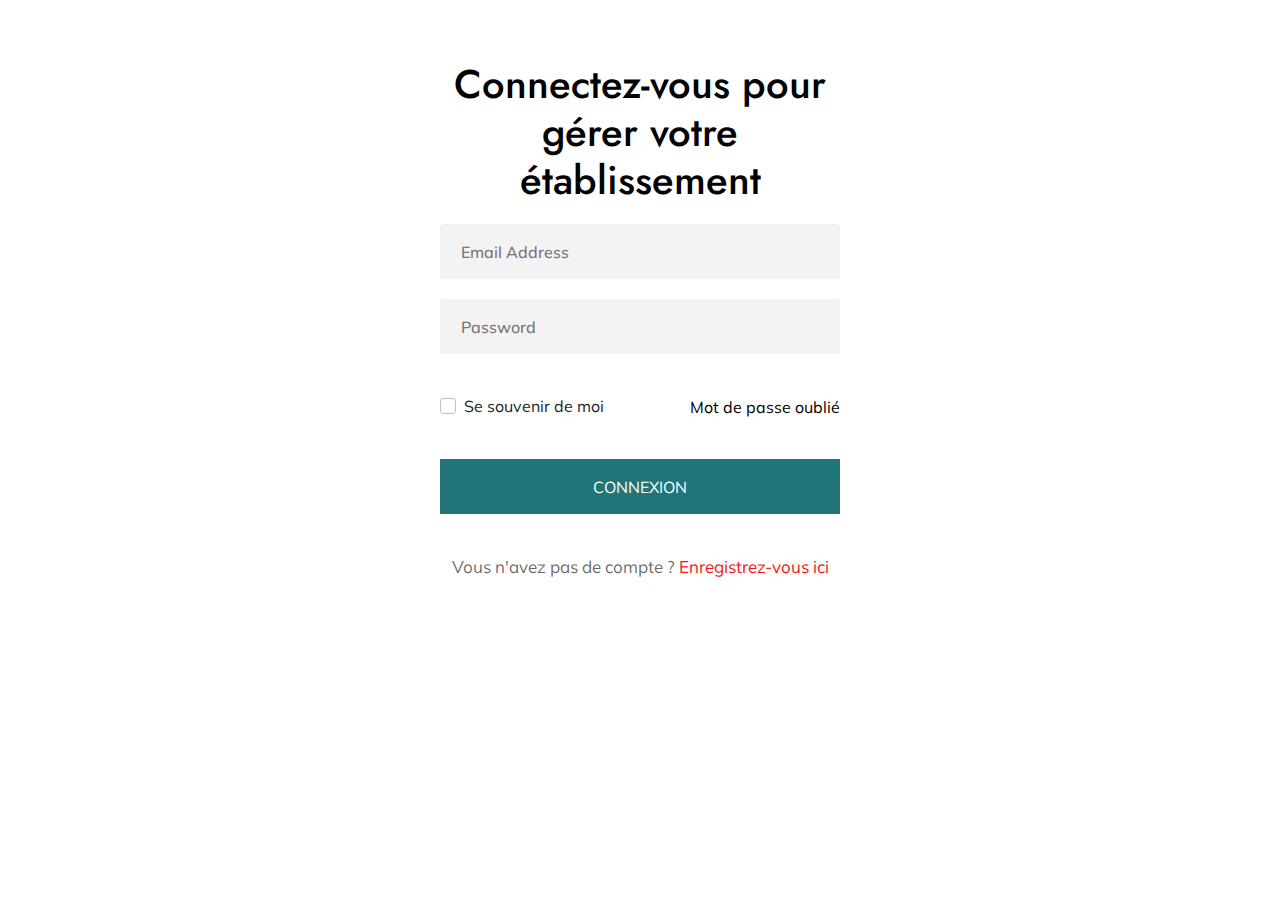
<file: public/prestataire/login.html>
<!DOCTYPE html>
<html lang="fr">
<head>
    <meta charset="UTF-8">
    <meta name="viewport" content="width=device-width, initial-scale=1.0">
    <title>Document</title>

    <!-- style -->
    <link rel="stylesheet" href="../css/main.css">
    <link rel="stylesheet" href="../css/bootstrap.min.css">
    <link rel="stylesheet" href="../css/owl.carousel.min.css">
    <link rel="stylesheet" href="../font-awesome/css/font-awesome.min.css">

</head>
<body>
    
    <div class="b_partner">
        <div class="b_form">
            <div class="b_center">
                <div class="head">
                    <h4 class="subtitle">Connectez-vous pour gérer votre établissement</h4>
                </div>
                <form action="" class="form_sign">
                    <div class="form--group">
                        <input type="email" class="form--group__input" placeholder="Email Address">
                    </div>
                    <div class="form--group">
                        <input type="password" class="form--group__input" placeholder="Password">
                    </div>

                    <div class="form--group checkout_forgot">
                        <div class="form-check">
                            <input class="form-check-input" type="checkbox" value="" id="flexCheckDefault">
                            <label class="form-check-label" for="flexCheckDefault">
                                Se souvenir de moi
                            </label>
                        </div>
                        <a href="forgot-password.html" class="forget_password">Mot de passe oublié</a>
                    </div>
                    <a href="index.html">
                        <button type="button" class="btn-sign">Connexion</button>
                    </a>
                    <!-- <button type="submit" class="btn-sign">Connexion</button> -->
                </form>
                <p class="paragraph --text_other_sign">Vous n'avez pas de compte ? <a href="register.html">Enregistrez-vous ici</a></p>
            </div>
        </div>
    </div>

    <!-- script -->
    <script src="../js/jquery.min.js"></script>
    <script src="../js/bootstrap.min.js"></script>
    <script src="../js/owl.carousel.min.js"></script>
    <script src="../js/main.js"></script>
</body>
</html>
</file>
<file: public/css/main.css>
@import url("https://fonts.googleapis.com/css2?family=Jost:wght@100;200;300;400;500;600;700;800;900&family=Mulish:wght@200;300;400;500;600;700;800;900&display=swap");
.u-mt-5 {
  margin-top: 7rem !important;
}

* {
  margin: 0;
  padding: 0;
  -webkit-box-sizing: inherit;
          box-sizing: inherit;
}

*:focus {
  outline: none !important;
}

html {
  font-size: 62.5%;
  scroll-behavior: smooth;
}

body {
  -webkit-box-sizing: border-box;
          box-sizing: border-box;
  font-family: 'Mulish', sans-serif !important;
  /* width */
  /* Track */
  /* Handle */
}

body::-webkit-scrollbar {
  width: 1rem;
}

body::-webkit-scrollbar-track {
  background: rgba(31, 117, 120, 0.3);
}

body::-webkit-scrollbar-thumb {
  background: #a8d601;
  border-radius: 50rem;
}

ul {
  list-style: none;
  margin-bottom: 0 !important;
  padding-left: 0 !important;
}

a, a:hover {
  text-decoration: none !important;
}

button, button:focus {
  border: none;
  outline: none;
  cursor: pointer;
}

.section {
  padding: 10rem 0;
}

@media only screen and (max-width: 991px) {
  .section {
    padding: 5rem 0;
  }
}

.--c_center {
  display: -webkit-box;
  display: -ms-flexbox;
  display: flex;
  -webkit-box-align: center;
      -ms-flex-align: center;
          align-items: center;
  -webkit-box-pack: center;
      -ms-flex-pack: center;
          justify-content: center;
  text-align: center;
  margin: 0 auto;
}

h1, h2, h3, h4, h5, h6 {
  font-family: 'Jost', sans-serif;
  margin-bottom: 0 !important;
}

p {
  margin-bottom: 0 !important;
}

.paragraph {
  font-size: 17px;
  color: rgba(0, 0, 0, 0.6);
}

.heading {
  margin-bottom: 3rem;
}

.heading.--center {
  text-align: center;
}

.heading.--white {
  color: #fff;
}

.heading .subtitle {
  font-size: 2.5rem;
  text-transform: uppercase;
  font-weight: 700;
  color: #1f7578;
  display: block;
  margin-bottom: 1rem;
  letter-spacing: 8px;
}

.heading .title {
  font-size: 5rem;
  letter-spacing: -1px;
}

.preloader {
  height: 100%;
  width: 100%;
  position: fixed;
  top: 0;
  right: 0;
  background-color: #fff;
  background-size: 2%;
  background-position: center;
  z-index: 9999;
  overflow: hidden;
  opacity: 2s;
  display: -webkit-box;
  display: -ms-flexbox;
  display: flex;
  -webkit-box-align: center;
      -ms-flex-align: center;
          align-items: center;
  -webkit-box-pack: center;
      -ms-flex-pack: center;
          justify-content: center;
  -webkit-transition: all .6s ease;
  transition: all .6s ease;
  visibility: visible;
  opacity: 1;
  -webkit-transform: scale(1);
          transform: scale(1);
}

.preloader .logo {
  margin-bottom: 1rem;
}

.preloader .logo .title {
  font-size: 5rem;
  font-weight: bold;
  text-transform: uppercase;
  color: #1f7578;
}

.preloader .logo .title span {
  color: #a8d601;
}

.preloader .dot_loader {
  display: -webkit-box;
  display: -ms-flexbox;
  display: flex;
  -webkit-box-pack: center;
      -ms-flex-pack: center;
          justify-content: center;
}

.preloader .dot-loader {
  height: 12px;
  width: 12px;
  border-radius: 50%;
  background-color: #1f7578;
  position: relative;
  -webkit-animation: 1.2s scaleDown ease-in-out infinite;
  animation: 1.2s scaleDown ease-in-out infinite;
}

.preloader .dot-loader:nth-child(2) {
  margin: 0 15px;
  -webkit-animation: 1.2s scaleDown ease-in-out infinite .15555s;
  animation: 1.2s scaleDown ease-in-out infinite .15555s;
}

.preloader .dot-loader:nth-child(3) {
  -webkit-animation: 1.2s scaleDown ease-in-out infinite .300000s;
  animation: 1.2s scaleDown ease-in-out infinite .300000s;
}

@-webkit-keyframes scaleDown {
  0%, 80%, 100% {
    -webkit-transform: scale(0);
    transform: scale(0);
  }
  40% {
    -webkit-transform: scale(1);
    transform: scale(1);
  }
}

@keyframes scaleDown {
  0%, 80%, 100% {
    -webkit-transform: scale(0);
    transform: scale(0);
  }
  40% {
    -webkit-transform: scale(1);
    transform: scale(1);
  }
}

.preloaderFinish {
  visibility: hidden;
  opacity: 0;
  -webkit-transform: scale(1.5);
          transform: scale(1.5);
}

.card_city {
  height: 30rem;
  overflow: hidden;
  border-radius: 4px;
  position: relative;
  margin-bottom: 3rem;
}

.card_city:hover img {
  -webkit-transform: scale(1.3);
          transform: scale(1.3);
}

.card_city::after {
  content: "";
  position: absolute;
  top: 0;
  left: 0;
  height: 100%;
  width: 100%;
  background: -webkit-gradient(linear, left top, left bottom, color-stop(40%, rgba(255, 255, 255, 0)), to(#08184b));
  background: linear-gradient(180deg, rgba(255, 255, 255, 0) 40%, #08184b 100%);
}

.card_city img {
  height: 100%;
  width: 100%;
  -o-object-fit: cover;
     object-fit: cover;
  -webkit-transition: all .6s ease;
  transition: all .6s ease;
}

.card_city .overlay {
  position: absolute;
  top: 0;
  bottom: 0;
  height: 100%;
  width: 100%;
  padding: 2rem;
  z-index: 10;
  display: -webkit-box;
  display: -ms-flexbox;
  display: flex;
  -webkit-box-orient: vertical;
  -webkit-box-direction: normal;
      -ms-flex-direction: column;
          flex-direction: column;
  -webkit-box-pack: justify;
      -ms-flex-pack: justify;
          justify-content: space-between;
}

.card_city .overlay .m_badge {
  color: #fff;
  background-color: #08184b;
  padding: 8px 6px;
  font-size: 1.4rem;
  width: 10rem;
  border: 4px solid rgba(255, 255, 255, 0.9);
  border-radius: 4px;
  text-align: center;
}

.card_city .overlay .title {
  font-size: 2.1rem;
  color: #fff;
  font-weight: 600;
  margin-bottom: 1.5rem !important;
}

.card_city .overlay .paragraph {
  color: #fff;
}

.card_item {
  overflow: hidden;
  border-radius: 4px;
  -webkit-box-shadow: 0px 0px 12px -2px rgba(0, 0, 0, 0.2);
          box-shadow: 0px 0px 12px -2px rgba(0, 0, 0, 0.2);
  min-height: 25rem;
  background-color: #fff;
  margin-bottom: 3rem;
}

.card_item:hover .desc .title {
  color: #1f7578;
}

.card_item:hover .image .overlay {
  visibility: visible;
  top: 0;
  opacity: 1;
}

.card_item .image {
  height: 30rem;
  position: relative;
}

@media only screen and (max-width: 991px) {
  .card_item .image {
    height: 25rem;
  }
}

.card_item .image img {
  height: 100%;
  width: 100%;
  -o-object-fit: cover;
     object-fit: cover;
  -webkit-filter: brightness(60%);
          filter: brightness(60%);
}

.card_item .image .overlay {
  height: 100%;
  width: 100%;
  position: absolute;
  top: -100%;
  left: 0;
  display: -webkit-box;
  display: -ms-flexbox;
  display: flex;
  -webkit-box-align: center;
      -ms-flex-align: center;
          align-items: center;
  -webkit-box-pack: center;
      -ms-flex-pack: center;
          justify-content: center;
  z-index: 10;
  background-color: rgba(8, 24, 75, 0.5);
  -webkit-transition: all .4s ease;
  transition: all .4s ease;
  opacity: 0;
  visibility: hidden;
}

.card_item .image .overlay .fa {
  font-size: 4rem;
  color: #fff;
  opacity: .5;
}

.card_item .image .content_abs {
  position: absolute;
  bottom: 0;
  right: 0;
  padding: 2rem;
}

.card_item .image .content_abs .stars {
  display: -webkit-box;
  display: -ms-flexbox;
  display: flex;
  margin-bottom: 5px;
}

.card_item .image .content_abs .stars .fa {
  color: #ffc12b;
  font-size: 14px;
  padding-right: 6px;
}

.card_item .image .content_abs span {
  font-size: 1.6rem;
  color: #fff;
}

.card_item .image .content_abs span.big-price {
  font-size: 2.8rem;
  font-weight: 800;
  color: #fff;
}

.card_item .desc {
  padding: 25px 25px 25px;
  position: relative;
}

.card_item .desc::after {
  clear: both;
}

.card_item .desc .title {
  font-size: 2.5rem;
  font-weight: 700;
  margin-bottom: 1rem !important;
  color: #000;
  -webkit-transition: all .4s ease;
  transition: all .4s ease;
}

.card_item .desc .paragraph {
  color: #000;
}

.card_item .desc .felicities {
  margin-top: 1rem;
}

.card_item .desc .felicities span {
  margin-bottom: 6px;
  display: -webkit-box;
  display: -ms-flexbox;
  display: flex;
  -webkit-box-align: center;
      -ms-flex-align: center;
          align-items: center;
  font-size: 1.7rem;
  color: rgba(0, 0, 0, 0.7);
}

.card_item .desc .felicities span .fa {
  padding-right: 6px;
}

.card-faciltie {
  display: -webkit-box;
  display: -ms-flexbox;
  display: flex;
  position: relative;
  background-color: #fff;
  border-radius: 4px;
  padding: 4rem 2.5rem;
  margin-bottom: 3rem;
  border: 1px solid rgba(31, 117, 120, 0.2);
  -webkit-transition: all .4s ease;
  transition: all .4s ease;
}

@media only screen and (max-width: 1200px) {
  .card-faciltie {
    -ms-flex-wrap: wrap;
        flex-wrap: wrap;
  }
}

.card-faciltie:hover {
  -webkit-box-shadow: 0px 0px 12px -2px rgba(0, 0, 0, 0.2);
          box-shadow: 0px 0px 12px -2px rgba(0, 0, 0, 0.2);
  border: 1px solid transparent;
  -webkit-transform: scale(1.01);
          transform: scale(1.01);
}

.card-faciltie:hover .icone {
  -webkit-transform: rotateY(360deg);
          transform: rotateY(360deg);
}

.card-faciltie:hover .content .title {
  color: #1f7578;
}

.card-faciltie .number {
  position: absolute;
  top: 50%;
  -webkit-transform: translateY(-50%);
          transform: translateY(-50%);
  right: 5rem;
  font-size: 8rem;
  font-weight: 800;
  opacity: .05;
}

.card-faciltie .icone {
  height: 4rem;
  width: 4rem;
  -webkit-box-flex: 0;
      -ms-flex: 0 0 4rem;
          flex: 0 0 4rem;
  background-color: #1f7578;
  -webkit-transition: all .4s ease;
  transition: all .4s ease;
}

.card-faciltie .content {
  margin-left: 1rem;
}

@media only screen and (max-width: 1200px) {
  .card-faciltie .content {
    margin-left: 0;
    margin-top: 1rem;
  }
}

.card-faciltie .content .title {
  font-size: 2rem;
  margin-bottom: 1rem !important;
  -webkit-transition: all .4s ease;
  transition: all .4s ease;
}

.card_staff {
  border-radius: 4px;
  padding: 2rem;
  display: -webkit-box;
  display: -ms-flexbox;
  display: flex;
  -webkit-box-align: center;
      -ms-flex-align: center;
          align-items: center;
  border: 1px solid rgba(31, 117, 120, 0.2);
  -webkit-transition: all .4s ease;
  transition: all .4s ease;
  margin-bottom: 3rem;
}

@media only screen and (max-width: 1200px) {
  .card_staff {
    -ms-flex-wrap: wrap;
        flex-wrap: wrap;
  }
}

.card_staff:hover {
  -webkit-box-shadow: 0px 0px 12px -2px rgba(0, 0, 0, 0.2);
          box-shadow: 0px 0px 12px -2px rgba(0, 0, 0, 0.2);
  box-shadow: 0px 0px 12px -2px rgba(0, 0, 0, 0.2);
  border: 1px solid transparent;
  -webkit-transform: translateY(-1rem);
          transform: translateY(-1rem);
}

.card_staff:hover .image img {
  -webkit-transform: scale(1.3);
          transform: scale(1.3);
}

.card_staff .image {
  height: 12rem;
  width: 12rem;
  -webkit-box-flex: 0;
      -ms-flex: 0 0 12rem;
          flex: 0 0 12rem;
  border-radius: 50rem;
  overflow: hidden;
}

.card_staff .image img {
  height: 100%;
  width: 100%;
  -o-object-fit: cover;
     object-fit: cover;
  -webkit-transition: all .4s ease;
  transition: all .4s ease;
}

.card_staff .content {
  margin-left: 2rem;
}

@media only screen and (max-width: 1200px) {
  .card_staff .content {
    margin-left: 0;
    margin-top: 1rem;
  }
}

@media only screen and (max-width: 767px) {
  .card_staff .content {
    margin-left: 2rem;
  }
}

.card_staff .content .title {
  font-size: 2rem;
  color: #000;
  margin-bottom: 1rem !important;
}

.card_staff .content .r_sociaux {
  font-size: 1.6rem;
  margin-top: 1rem;
}

.card_staff .content .r_sociaux .fa {
  margin-right: 2rem;
}

.card_staff .content .r_sociaux .fa.facebook-color {
  color: #4867aa;
}

.card_staff .content .r_sociaux .fa.twitter-color {
  color: #33ccff;
}

.card_staff .content .r_sociaux .fa.google-color {
  color: #db4437;
}

.card_staff .content .r_sociaux .fa.linkedin-color {
  color: #0177b5;
}

.card-contact {
  padding: 3rem;
  border-radius: 4px;
  border: 1px solid rgba(31, 117, 120, 0.2);
  display: -webkit-box;
  display: -ms-flexbox;
  display: flex;
  -webkit-box-align: center;
      -ms-flex-align: center;
          align-items: center;
  margin-top: 3rem;
}

.card-contact .icon {
  height: 5rem;
  width: 5rem;
  margin-right: 1rem;
  background-color: #eeeeee;
  border-radius: 50%;
}

.card-contact .desc {
  -webkit-box-flex: 1;
      -ms-flex: 1;
          flex: 1;
}

.card-contact .desc h4 {
  font-size: 2rem;
  color: #000625;
  font-weight: bold;
  margin-bottom: .5rem !important;
}

.card-contact .desc span {
  font-size: 1.5rem;
  color: rgba(0, 0, 0, 0.5);
}

.card_item_list {
  border-radius: 4px;
  -webkit-box-shadow: 0px 0px 12px -2px rgba(0, 0, 0, 0.2);
          box-shadow: 0px 0px 12px -2px rgba(0, 0, 0, 0.2);
  min-height: 25rem;
  background-color: #fff;
  margin-bottom: 3rem;
  padding: 2rem;
}

.card_item_list__content {
  display: -webkit-box;
  display: -ms-flexbox;
  display: flex;
}

@media only screen and (max-width: 1200px) {
  .card_item_list__content {
    display: block;
  }
}

@media only screen and (max-width: 991px) {
  .card_item_list__content {
    display: -webkit-box;
    display: -ms-flexbox;
    display: flex;
  }
}

@media only screen and (max-width: 600px) {
  .card_item_list__content {
    display: block;
  }
}

.card_item_list .image {
  height: 100%;
  width: 30rem;
  -webkit-box-flex: 0;
      -ms-flex: 0 0 30rem;
          flex: 0 0 30rem;
}

@media only screen and (max-width: 1200px) {
  .card_item_list .image {
    width: 100%;
    height: 30rem;
  }
}

@media only screen and (max-width: 991px) {
  .card_item_list .image {
    height: 100%;
    width: 18rem;
    -webkit-box-flex: 0;
        -ms-flex: 0 0 18rem;
            flex: 0 0 18rem;
  }
}

@media only screen and (max-width: 600px) {
  .card_item_list .image {
    width: 100%;
    height: 25rem;
  }
}

.card_item_list .image img {
  height: 100%;
  width: 100%;
  -o-object-fit: cover;
     object-fit: cover;
}

.card_item_list .content {
  padding-left: 2rem;
  display: -webkit-box;
  display: -ms-flexbox;
  display: flex;
  -webkit-box-flex: 1;
      -ms-flex: 1;
          flex: 1;
  -webkit-box-pack: justify;
      -ms-flex-pack: justify;
          justify-content: space-between;
}

@media only screen and (max-width: 1200px) {
  .card_item_list .content {
    padding-left: 0;
    padding-top: 2rem;
  }
}

@media only screen and (max-width: 991px) {
  .card_item_list .content {
    padding-left: 2rem;
    padding-top: 0;
  }
}

@media only screen and (max-width: 600px) {
  .card_item_list .content {
    padding-left: 0;
    padding-top: 2rem;
  }
}

@media only screen and (max-width: 485px) {
  .card_item_list .content {
    display: block;
  }
}

.card_item_list .content_info {
  -webkit-box-flex: 1;
      -ms-flex: 1;
          flex: 1;
}

.card_item_list .content_info .c_head .name {
  font-size: 2.3rem;
  color: #1f7578;
  font-weight: 700;
}

.card_item_list .content_info .c_head .stars {
  display: -webkit-box;
  display: -ms-flexbox;
  display: flex;
  margin-bottom: 5px;
}

.card_item_list .content_info .c_head .stars .fa {
  color: #ffc12b;
  font-size: 14px;
  padding-right: 6px;
}

.card_item_list .content_info .paragraph {
  color: #000;
}

.card_item_list .content_info .list {
  list-style: circle;
  margin-top: 6px;
  padding-left: 2rem !important;
}

.card_item_list .content_info .list li {
  font-size: 1.5rem;
  padding-bottom: 5px;
}

.card_item_list .content_price_btn .price {
  font-size: 2.3rem;
  color: #f31717;
  font-weight: 700;
  margin-bottom: 2rem !important;
}

.card_item_list .content_price_btn .btn-standard {
  width: 100%;
}

.card_item_list .b_tag {
  display: -webkit-box;
  display: -ms-flexbox;
  display: flex;
  -webkit-box-align: center;
      -ms-flex-align: center;
          align-items: center;
  -ms-flex-wrap: wrap;
      flex-wrap: wrap;
  margin-top: 2rem;
}

.card_item_list .b_tag .tag {
  background-color: #1f7578;
  color: #fff;
  padding: 4px 6px;
  border-radius: 4px;
  font-size: 1.2rem;
  margin: 5px 0;
}

.card_item_list .b_tag .tag:not(:last-child) {
  margin-right: 1rem;
}

.reservation_form .form--group {
  margin: 1rem 0;
}

.reservation_form .form--group label {
  font-size: 1.6rem;
  width: 100%;
}

.reservation_form .form--group input {
  width: 100%;
  height: 3.5rem;
  padding: 1rem 0;
  font-size: 1.6rem;
  border: none;
  border-bottom: 1px solid rgba(0, 0, 0, 0.09);
}

.reservation_form .form--group .btn-standard {
  width: 100%;
  display: -webkit-box;
  display: -ms-flexbox;
  display: flex;
  -webkit-box-align: center;
      -ms-flex-align: center;
          align-items: center;
  -webkit-box-pack: center;
      -ms-flex-pack: center;
          justify-content: center;
  height: 6rem;
}

@media only screen and (max-width: 600px) {
  .reservation_form .form--group .btn-standard {
    margin-top: 1.5rem;
  }
}

.form_newsletter input {
  width: 80%;
  height: 50px;
  padding: 10px 15px;
  border-radius: 4px;
  border: 1px solid transparent;
  font-size: 16px;
  outline: none;
  float: left;
  margin-right: 5px;
}

.form_newsletter button {
  width: 15%;
  height: 50px;
  color: #fff;
  text-transform: uppercase;
  font-weight: 500;
  border-radius: 4px;
  text-align: center;
  border: solid 1px #08184b;
  background: #08184b;
}

.form_newsletter button .fa {
  padding-right: 0 !important;
}

.form_sign {
  margin: 2rem 0;
}

.form_sign .form--group {
  margin-bottom: 2rem;
}

.form_sign .form--group__input {
  width: 100%;
  padding: 10px 20px;
  font-size: 16px;
  outline: none;
  height: 55px;
  background: rgba(23, 23, 23, 0.72);
  color: #616161;
  border-radius: 3px;
  font-weight: 500;
  border: 1px solid transparent;
  background: #f3f3f3;
}

.form_sign .checkout_forgot {
  display: -webkit-box;
  display: -ms-flexbox;
  display: flex;
  -webkit-box-align: center;
      -ms-flex-align: center;
          align-items: center;
  -webkit-box-pack: justify;
      -ms-flex-pack: justify;
          justify-content: space-between;
  margin: 4rem 0;
  font-size: 1.6rem;
}

.form_sign .checkout_forgot .forget_password {
  color: #000;
}

.form-contact {
  width: 100%;
}

.form-contact-input {
  height: 6rem;
  width: 100%;
  border-radius: 4px;
  border: none;
  background-color: rgba(31, 117, 120, 0.1);
  padding: 1rem;
  font-size: 1.6rem;
  color: #000;
  font-weight: bold;
  margin-bottom: 2rem;
}

.form-contact-textarea {
  height: 20rem;
  width: 100%;
  border-radius: 4px;
  border: none;
  background-color: rgba(31, 117, 120, 0.1);
  padding: 1rem;
  font-size: 1.6rem;
  color: #000;
  font-weight: bold;
  margin-bottom: 2rem;
}

.form-reservation .group-input {
  margin-bottom: 2rem;
  background-color: rgba(31, 117, 120, 0.1);
  padding: 1rem;
}

.form-reservation .group-input label {
  font-size: 1.5rem;
  color: rgba(0, 0, 0, 0.8);
  margin-bottom: .4rem;
}

.form-reservation .group-input input {
  width: 100%;
  height: 2rem;
  background-color: transparent;
  border: none;
}

.form-reservation .group-input .box-select .nice-select {
  background-color: transparent;
  border-bottom: none !important;
  float: none !important;
  line-height: 2rem;
}

.form-reservation .group-input .form_control {
  height: 4rem;
  width: 100%;
  border-radius: 4px;
  border: none;
  background-color: rgba(31, 117, 120, 0.1);
  padding: 1rem;
  font-size: 1.4rem;
  color: #000;
}

.form-reservation .label-title {
  font-size: 1.7rem;
  color: rgba(0, 0, 0, 0.8);
  margin-bottom: .4rem;
}

.form-reservation .group-checkbox {
  margin-top: 1rem;
}

.form-reservation .group-checkbox label {
  display: -webkit-box;
  display: -ms-flexbox;
  display: flex;
  -webkit-box-align: center;
      -ms-flex-align: center;
          align-items: center;
  -webkit-box-pack: justify;
      -ms-flex-pack: justify;
          justify-content: space-between;
  cursor: pointer;
}

.form-reservation .group-checkbox label .choice-content {
  display: -webkit-box;
  display: -ms-flexbox;
  display: flex;
  -webkit-box-align: center;
      -ms-flex-align: center;
          align-items: center;
}

.form-reservation .group-checkbox label .icon {
  height: 1.5rem;
  width: 1.5rem;
  border-radius: .3rem;
  margin-right: .4rem;
  border: 1px solid rgba(31, 117, 120, 0.5);
  -webkit-transition: ease-out .3s;
  transition: ease-out .3s;
  position: relative;
}

.form-reservation .group-checkbox label .icon:after {
  content: '\2713';
  position: absolute;
  top: 50%;
  left: 50%;
  -webkit-transform: translate(-50%, -50%);
          transform: translate(-50%, -50%);
  font-size: 1.4rem;
  font-weight: bold;
  color: #1f7578;
  visibility: hidden;
  opacity: 0;
  -webkit-transition: ease-out .3s;
  transition: ease-out .3s;
}

.form-reservation .group-checkbox label span {
  color: rgba(0, 0, 0, 0.5);
  font-size: 1.6rem;
  -webkit-transition: ease-out .3s;
  transition: ease-out .3s;
}

.form-reservation .group-checkbox label .price {
  font-size: 1.6rem;
}

.form-reservation .group-checkbox label:hover .icon {
  background-color: rgba(31, 117, 120, 0.1);
}

.form-reservation .group-checkbox .ckeck {
  display: none;
}

.form-reservation .group-checkbox .ckeck:checked ~ label .icon {
  background-color: rgba(31, 117, 120, 0.1);
}

.form-reservation .group-checkbox .ckeck:checked ~ label .icon:after {
  visibility: visible;
  opacity: 1;
}

.form-reservation .group-checkbox .ckeck:checked ~ label span {
  color: #000;
}

.form-reservation .box-price .box-choice {
  background-color: rgba(31, 117, 120, 0.1);
  padding: 1rem;
  font-size: 1.6rem;
  color: #000;
  font-weight: bold;
  border-radius: 4px;
  margin-bottom: 1.5rem;
}

.form-reservation .box-price .item-choice {
  display: -webkit-box;
  display: -ms-flexbox;
  display: flex;
  -webkit-box-align: center;
      -ms-flex-align: center;
          align-items: center;
  -webkit-box-pack: justify;
      -ms-flex-pack: justify;
          justify-content: space-between;
  margin-bottom: .7rem;
}

.form-reservation .box-price .item-choice h4 {
  font-size: 1.6rem;
}

.form-reservation .box-price .item-choice span {
  font-size: 1.6rem;
  font-weight: normal;
}

.form-reservation .box-price .item-choice.--big {
  margin-top: 2rem;
}

.form-reservation .box-price .item-choice.--big h4 {
  font-size: 2rem;
}

.form-reservation .box-price .item-choice.--big span {
  font-size: 2.2rem;
  font-weight: 700;
  color: #f31717;
}

.form-add-etab .form--group input {
  width: 100%;
  height: 4rem;
  padding: 2rem;
  font-size: 1.6rem;
  border: none;
  border: 1px solid rgba(0, 0, 0, 0.09);
  font-size: 1.5rem;
}

.btn-standard {
  padding: 1.4rem 1.5rem;
  border-radius: 4px;
  background-color: #1f7578;
  color: #fff;
  font-size: 1.8rem;
  font-weight: 600;
}

.btn-standard span {
  padding-left: 6px;
}

.btn-sign {
  width: 100%;
  padding: 10px 20px;
  font-size: 16px;
  outline: none;
  height: 55px;
  background-color: #1f7578;
  color: #fff;
  text-transform: uppercase;
}

.btn-submit {
  padding: 1.5rem 4rem;
  border-radius: 4px;
  background-color: #1f7578;
  color: #fff;
  border: none;
  font-size: 1.7rem;
  font-weight: 600;
  -webkit-transition: ease-out .3s;
  transition: ease-out .3s;
}

.btn-submit:focus {
  outline: none;
}

.btn-submit:hover {
  background-color: #154d4f;
}

.btn-submit.--width {
  width: 100%;
}

.btn-add {
  padding: 1.4rem 1.5rem;
  border-radius: 4px;
  background-color: #1f7578;
  color: #fff;
  font-size: 1.8rem;
  font-weight: 600;
  border: 1px solid #1f7578;
}

.btn-add span {
  padding-left: 6px;
}

.button-return {
  position: fixed;
  bottom: 5rem;
  right: 2rem;
  background-color: #08184b;
  border-radius: 50%;
  border: none;
  height: 6rem;
  width: 6rem;
  -webkit-box-shadow: 0px 0px 12px -2px rgba(0, 0, 0, 0.2);
          box-shadow: 0px 0px 12px -2px rgba(0, 0, 0, 0.2);
  cursor: pointer;
  text-align: center;
  -webkit-transition: all .3s ease;
  transition: all .3s ease;
  z-index: 3;
  display: -webkit-box;
  display: -ms-flexbox;
  display: flex;
  -webkit-box-align: center;
      -ms-flex-align: center;
          align-items: center;
  -webkit-box-pack: center;
      -ms-flex-pack: center;
          justify-content: center;
}

.button-return .fa {
  font-weight: 800;
  font-size: 2rem;
  color: #fff;
}

.button-return:hover {
  -webkit-box-shadow: 0px 0px 12px -2px rgba(0, 0, 0, 0.2);
          box-shadow: 0px 0px 12px -2px rgba(0, 0, 0, 0.2);
}

.navigation {
  position: fixed;
  top: 0;
  left: 0;
  width: 100%;
  z-index: 13;
  padding: 1rem 0;
  -webkit-transition: all .3s ease-in-out;
  transition: all .3s ease-in-out;
  border-bottom: 1px solid rgba(255, 255, 255, 0.2);
}

@media only screen and (max-width: 600px) {
  .navigation {
    padding: 8px 0;
  }
}

.navigation-content {
  display: -webkit-box;
  display: -ms-flexbox;
  display: flex;
  -webkit-box-align: center;
      -ms-flex-align: center;
          align-items: center;
  -webkit-box-pack: justify;
      -ms-flex-pack: justify;
          justify-content: space-between;
}

.navigation-content .box_logo-menu {
  display: -webkit-box;
  display: -ms-flexbox;
  display: flex;
  -webkit-box-align: center;
      -ms-flex-align: center;
          align-items: center;
}

.navigation-content .box_logo-menu .logo {
  margin-right: 2rem;
}

.navigation-content .box_logo-menu .logo .title {
  font-size: 4rem;
  font-weight: bold;
  text-transform: uppercase;
  color: #fff;
}

.navigation-content .box_logo-menu .logo .title span {
  color: #a8d601;
}

.navigation-content .box_logo-menu .list-menu {
  display: -webkit-box;
  display: -ms-flexbox;
  display: flex;
  -webkit-box-align: center;
      -ms-flex-align: center;
          align-items: center;
}

@media only screen and (max-width: 991px) {
  .navigation-content .box_logo-menu .list-menu {
    position: fixed;
    top: 0;
    left: -100%;
    height: 100vh;
    width: 30rem;
    background-color: #fff;
    display: block;
    color: #000;
    -webkit-box-shadow: 0px 0px 12px -2px rgba(0, 0, 0, 0.2);
            box-shadow: 0px 0px 12px -2px rgba(0, 0, 0, 0.2);
    padding: 2rem 0 !important;
    -webkit-transition: all .4s ease;
    transition: all .4s ease;
  }
}

.navigation-content .box_logo-menu .list-menu.active {
  left: 0;
}

.navigation-content .box_logo-menu .list-menu .head_sidebar {
  -webkit-box-align: center;
      -ms-flex-align: center;
          align-items: center;
  -webkit-box-pack: justify;
      -ms-flex-pack: justify;
          justify-content: space-between;
  display: none;
  padding: 0 2rem 2rem !important;
  border-bottom: 1px solid rgba(0, 0, 0, 0.1);
}

@media only screen and (max-width: 991px) {
  .navigation-content .box_logo-menu .list-menu .head_sidebar {
    display: -webkit-box;
    display: -ms-flexbox;
    display: flex;
  }
}

.navigation-content .box_logo-menu .list-menu .head_sidebar .title {
  font-size: 2rem;
  font-weight: bold;
  text-transform: uppercase;
  color: #1f7578;
  display: inline-block;
}

.navigation-content .box_logo-menu .list-menu .head_sidebar .title span {
  color: #a8d601;
}

.navigation-content .box_logo-menu .list-menu .head_sidebar .icon_close {
  display: inline-block;
}

.navigation-content .box_logo-menu .list-menu .head_sidebar .icon_close .fa {
  font-size: 2rem;
  color: #1f7578;
}

.navigation-content .box_logo-menu .list-menu .get_in_touch {
  padding: 2rem;
  margin-top: 2rem;
  border-top: 1px solid rgba(0, 0, 0, 0.1);
  display: none;
}

@media only screen and (max-width: 991px) {
  .navigation-content .box_logo-menu .list-menu .get_in_touch {
    display: block;
  }
}

.navigation-content .box_logo-menu .list-menu .get_in_touch .title {
  font-size: 2rem;
  color: #000;
  text-transform: uppercase;
}

.navigation-content .box_logo-menu .list-menu .get_in_touch ul {
  margin-top: 1rem;
}

.navigation-content .box_logo-menu .list-menu .get_in_touch ul li {
  font-size: 1.6rem;
  padding-bottom: 1.5rem;
  color: rgba(0, 0, 0, 0.9);
}

.navigation-content .box_logo-menu .list-menu .get_in_touch ul li a {
  -webkit-transition: all .4s ease;
  transition: all .4s ease;
  color: rgba(0, 0, 0, 0.8);
}

.navigation-content .box_logo-menu .list-menu .get_in_touch ul li a:hover {
  color: #000;
}

.navigation-content .box_logo-menu .list-menu .get_in_touch ul li .fa {
  margin-right: 1rem;
  background-color: #1f7578;
  color: #fff;
  text-align: center;
  height: 4rem;
  width: 4rem;
  display: -webkit-box;
  display: -ms-flexbox;
  display: flex;
  -webkit-box-align: center;
      -ms-flex-align: center;
          align-items: center;
  -webkit-box-pack: center;
      -ms-flex-pack: center;
          justify-content: center;
  border-radius: 4px;
}

.navigation-content .box_logo-menu .list-menu .menu-link {
  margin-left: 3rem;
  position: relative;
}

.navigation-content .box_logo-menu .list-menu .menu-link a, .navigation-content .box_logo-menu .list-menu .menu-link span {
  font-size: 1.8rem;
  font-weight: 500;
  color: #fff;
  text-decoration: none;
  padding: 2rem 0;
  display: inline-block;
  position: relative;
  cursor: pointer;
  -webkit-transition: all .3s ease-in-out;
  transition: all .3s ease-in-out;
}

@media only screen and (max-width: 991px) {
  .navigation-content .box_logo-menu .list-menu .menu-link a, .navigation-content .box_logo-menu .list-menu .menu-link span {
    color: #000;
    padding: 1rem 0;
  }
}

.navigation-content .box_logo-menu .list-menu .menu-link a::after, .navigation-content .box_logo-menu .list-menu .menu-link span::after {
  content: "";
  height: 2px;
  width: 0;
  background-color: #fff;
  position: absolute;
  bottom: -1rem;
  left: 0;
  border-radius: 4rem;
  -webkit-transition: all .3s ease-in-out;
  transition: all .3s ease-in-out;
}

.navigation-content .box_logo-menu .list-menu .menu-link a:hover::after, .navigation-content .box_logo-menu .list-menu .menu-link span:hover::after {
  width: 100%;
}

.navigation-content .box_action {
  display: -webkit-box;
  display: -ms-flexbox;
  display: flex;
  -webkit-box-align: center;
      -ms-flex-align: center;
          align-items: center;
}

.navigation-content .box_action .avatar {
  height: 4rem;
  width: 4rem;
  border-radius: 50%;
  cursor: pointer;
  margin-left: 1rem;
}

.navigation-content .box_action .avatar img {
  height: 100%;
  width: 100%;
  -o-object-fit: cover;
     object-fit: cover;
  border-radius: 50rem;
  margin: 1px;
}

.navigation-content .box_action .box_user {
  position: relative;
}

.navigation-content .box_action .box_user .b_user {
  position: absolute;
  -webkit-box-shadow: 0px 0px 12px -2px rgba(0, 0, 0, 0.2);
          box-shadow: 0px 0px 12px -2px rgba(0, 0, 0, 0.2);
  background-color: #fff;
  min-width: 23rem;
  border-radius: 4px;
  top: 12rem;
  right: 0;
  visibility: hidden;
  opacity: 0;
  -webkit-transition: all .4s ease;
  transition: all .4s ease;
}

@media only screen and (max-width: 485px) {
  .navigation-content .box_action .box_user .b_user {
    right: -5rem;
  }
}

.navigation-content .box_action .box_user .b_user.active {
  top: 6rem;
  visibility: visible;
  opacity: 1;
}

.navigation-content .box_action .box_user .b_user ul {
  padding: 1rem !important;
}

.navigation-content .box_action .box_user .b_user ul li {
  font-size: 1.6rem;
}

.navigation-content .box_action .box_user .b_user ul li a {
  display: block;
  color: #000;
  padding: 1.5rem 1rem;
  -webkit-transition: all .4s ease;
  transition: all .4s ease;
}

.navigation-content .box_action .box_user .b_user ul li a:hover {
  background-color: rgba(31, 117, 120, 0.1);
}

.navigation-content .box_action .box_user .b_user ul li a .fa {
  margin-right: 1rem;
}

.navigation-content .box_action .btn-standard {
  margin-left: 2rem;
}

@media only screen and (max-width: 600px) {
  .navigation-content .box_action .btn-standard {
    font-size: 1.4rem;
    padding: 1rem 1.2rem;
  }
}

.navigation-content .icon-menu {
  height: 4.2rem;
  width: 4.2rem;
  -webkit-box-flex: 0;
      -ms-flex: 0 0 4.2rem;
          flex: 0 0 4.2rem;
  border-radius: 50%;
  background-color: #08184b;
  text-align: center;
  display: none;
  margin-left: 1rem;
}

@media only screen and (max-width: 991px) {
  .navigation-content .icon-menu {
    display: block;
  }
}

.navigation-content .icon-menu img {
  height: 100%;
  width: 50%;
  -o-object-fit: contain;
     object-fit: contain;
}

.navigation.bg-white {
  -webkit-box-shadow: 0px 1px 16px 0px rgba(0, 0, 0, 0.15);
          box-shadow: 0px 1px 16px 0px rgba(0, 0, 0, 0.15);
  background-color: #fff;
}

.navigation.bg-white .box_logo-menu .logo .title {
  color: #1f7578;
}

.navigation.bg-white .list-menu .menu-link a {
  color: #000;
}

.navigation.bg-white .list-menu .menu-link a::after {
  background-color: #000;
}

.nav_partner {
  width: 100%;
  z-index: 13;
  padding: 1rem 0;
  background-color: #1f7578;
  -webkit-transition: all .3s ease-in-out;
  transition: all .3s ease-in-out;
  border-bottom: 1px solid rgba(255, 255, 255, 0.2);
}

@media only screen and (max-width: 600px) {
  .nav_partner {
    padding: 8px 0;
  }
}

.nav_partner-content {
  display: -webkit-box;
  display: -ms-flexbox;
  display: flex;
  -webkit-box-align: center;
      -ms-flex-align: center;
          align-items: center;
  -webkit-box-pack: justify;
      -ms-flex-pack: justify;
          justify-content: space-between;
}

.nav_partner-content .box_logo-menu {
  display: -webkit-box;
  display: -ms-flexbox;
  display: flex;
  -webkit-box-align: center;
      -ms-flex-align: center;
          align-items: center;
}

.nav_partner-content .box_logo-menu .logo {
  margin-right: 2rem;
}

.nav_partner-content .box_logo-menu .logo .title {
  font-size: 4rem;
  font-weight: bold;
  text-transform: uppercase;
  color: #fff;
}

.nav_partner-content .box_logo-menu .logo .title span {
  color: #a8d601;
}

.nav_partner-content .box_logo-menu .list-menu {
  display: -webkit-box;
  display: -ms-flexbox;
  display: flex;
  -webkit-box-align: center;
      -ms-flex-align: center;
          align-items: center;
  margin-left: 4rem;
}

.nav_partner-content .box_logo-menu .list-menu--item {
  font-size: 1.7rem;
  font-weight: 600;
  margin-right: 4rem;
}

.nav_partner-content .box_logo-menu .list-menu--item a {
  color: #fff;
}

.nav_partner-content .box_action {
  display: -webkit-box;
  display: -ms-flexbox;
  display: flex;
  -webkit-box-align: center;
      -ms-flex-align: center;
          align-items: center;
}

.nav_partner-content .box_action .name {
  font-size: 1.7rem;
  margin-right: 1rem;
  color: #fff;
  font-weight: 600;
}

.nav_partner-content .box_action .avatar {
  height: 4rem;
  width: 4rem;
  border-radius: 50%;
  cursor: pointer;
}

.nav_partner-content .box_action .avatar img {
  height: 100%;
  width: 100%;
  -o-object-fit: cover;
     object-fit: cover;
  border-radius: 50rem;
  margin: 1px;
}

.nav_partner-content .box_action .box_user {
  position: relative;
  display: -webkit-box;
  display: -ms-flexbox;
  display: flex;
  -webkit-box-align: center;
      -ms-flex-align: center;
          align-items: center;
}

.nav_partner-content .box_action .box_user .b_user {
  position: absolute;
  -webkit-box-shadow: 0px 0px 12px -2px rgba(0, 0, 0, 0.2);
          box-shadow: 0px 0px 12px -2px rgba(0, 0, 0, 0.2);
  background-color: #fff;
  min-width: 23rem;
  border-radius: 4px;
  top: 12rem;
  right: 0;
  visibility: hidden;
  opacity: 0;
  -webkit-transition: all .4s ease;
  transition: all .4s ease;
}

@media only screen and (max-width: 485px) {
  .nav_partner-content .box_action .box_user .b_user {
    right: -5rem;
  }
}

.nav_partner-content .box_action .box_user .b_user.active {
  top: 6rem;
  visibility: visible;
  opacity: 1;
}

.nav_partner-content .box_action .box_user .b_user ul {
  padding: 1rem !important;
}

.nav_partner-content .box_action .box_user .b_user ul li {
  font-size: 1.6rem;
}

.nav_partner-content .box_action .box_user .b_user ul li a {
  display: block;
  color: #000;
  padding: 1.5rem 1rem;
  -webkit-transition: all .4s ease;
  transition: all .4s ease;
}

.nav_partner-content .box_action .box_user .b_user ul li a:hover {
  background-color: rgba(31, 117, 120, 0.1);
}

.nav_partner-content .box_action .box_user .b_user ul li a .fa {
  margin-right: 1rem;
}

.nav_partner-content .box_action .btn-standard {
  margin-left: 2rem;
}

@media only screen and (max-width: 600px) {
  .nav_partner-content .box_action .btn-standard {
    font-size: 1.4rem;
    padding: 1rem 1.2rem;
  }
}

.nav_partner-content .icon-menu {
  height: 4.2rem;
  width: 4.2rem;
  -webkit-box-flex: 0;
      -ms-flex: 0 0 4.2rem;
          flex: 0 0 4.2rem;
  border-radius: 50%;
  background-color: #08184b;
  text-align: center;
  display: none;
  margin-left: 1rem;
}

@media only screen and (max-width: 991px) {
  .nav_partner-content .icon-menu {
    display: block;
  }
}

.nav_partner-content .icon-menu img {
  height: 100%;
  width: 50%;
  -o-object-fit: contain;
     object-fit: contain;
}

.header {
  height: 100vh;
  position: relative;
}

.header::after {
  content: "";
  position: absolute;
  top: 0;
  left: 0;
  height: 100%;
  width: 100%;
  background-image: -webkit-gradient(linear, left top, right top, from(rgba(31, 117, 120, 0.9)), to(rgba(168, 214, 1, 0.4)));
  background-image: linear-gradient(to right, rgba(31, 117, 120, 0.9), rgba(168, 214, 1, 0.4));
  z-index: 4;
}

.header_content {
  position: absolute;
  top: 50%;
  left: 50%;
  -webkit-transform: translate(-50%, -50%);
          transform: translate(-50%, -50%);
  width: 100%;
  z-index: 10;
}

@media only screen and (max-width: 991px) {
  .header_content {
    margin-top: 4rem;
  }
}

@media only screen and (max-width: 767px) {
  .header_content {
    margin-top: 10rem;
  }
}

@media only screen and (max-width: 600px) {
  .header_content {
    margin-top: 5rem;
  }
}

.header_content .head {
  text-align: center;
}

.header_content .head .title {
  font-size: 7rem;
  color: #fff;
  font-weight: 700;
  line-height: 6rem;
}

@media only screen and (max-width: 991px) {
  .header_content .head .title {
    font-size: 6rem;
  }
}

@media only screen and (max-width: 600px) {
  .header_content .head .title {
    font-size: 4.4rem;
    line-height: 4rem;
  }
}

.header_content .head .paragraph {
  font-size: 2rem;
  margin: 2rem 0 !important;
  color: #fff;
}

.header_content .box_form {
  width: 100%;
  padding: 1rem 2rem;
  border-radius: 4px;
  -webkit-box-shadow: 0px 0px 12px -2px rgba(0, 0, 0, 0.2);
          box-shadow: 0px 0px 12px -2px rgba(0, 0, 0, 0.2);
  background-color: #fff;
}

.header #header_carousel .owl-item.active {
  -webkit-animation: bounce-img 7s linear infinite;
          animation: bounce-img 7s linear infinite;
  -webkit-transition: all .4s ease-out;
  transition: all .4s ease-out;
}

.header #header_carousel .item {
  height: 100vh;
  width: 100%;
}

.header #header_carousel .item img {
  height: 100%;
  width: 100%;
  -o-object-fit: cover;
     object-fit: cover;
}

@-webkit-keyframes bounce-img {
  0% {
    -webkit-transform: scale(1);
            transform: scale(1);
  }
  20% {
    -webkit-transform: scale(1.05);
            transform: scale(1.05);
  }
  40% {
    -webkit-transform: scale(1.1);
            transform: scale(1.1);
  }
  60% {
    -webkit-transform: scale(1.15);
            transform: scale(1.15);
  }
  80% {
    -webkit-transform: scale(1.2);
            transform: scale(1.2);
  }
  100% {
    -webkit-transform: scale(1.25);
            transform: scale(1.25);
  }
}

@keyframes bounce-img {
  0% {
    -webkit-transform: scale(1);
            transform: scale(1);
  }
  20% {
    -webkit-transform: scale(1.05);
            transform: scale(1.05);
  }
  40% {
    -webkit-transform: scale(1.1);
            transform: scale(1.1);
  }
  60% {
    -webkit-transform: scale(1.15);
            transform: scale(1.15);
  }
  80% {
    -webkit-transform: scale(1.2);
            transform: scale(1.2);
  }
  100% {
    -webkit-transform: scale(1.25);
            transform: scale(1.25);
  }
}

.header_banner {
  padding: 15rem 0 10rem;
  position: relative;
}

@media only screen and (max-width: 600px) {
  .header_banner {
    padding: 10rem 0 5rem;
  }
}

.header_banner .container {
  position: relative;
  z-index: 3;
}

.header_banner-title {
  font-size: 5rem;
  color: #fff;
}

.header_banner img {
  position: absolute;
  top: 0;
  left: 0;
  height: 100%;
  width: 100%;
  -o-object-fit: cover;
     object-fit: cover;
  -o-object-position: bottom;
     object-position: bottom;
}

.header_banner:after {
  height: 100%;
  width: 100%;
  content: "";
  position: absolute;
  top: 0;
  left: 0;
  background-image: -webkit-gradient(linear, left top, right top, from(rgba(31, 117, 120, 0.9)), to(rgba(168, 214, 1, 0.4)));
  background-image: linear-gradient(to right, rgba(31, 117, 120, 0.9), rgba(168, 214, 1, 0.4));
}

.header_banner .box_form {
  width: 100%;
  padding: 1rem 2rem;
  border-radius: 4px;
  -webkit-box-shadow: 0px 0px 12px -2px rgba(0, 0, 0, 0.2);
          box-shadow: 0px 0px 12px -2px rgba(0, 0, 0, 0.2);
  background-color: #fff;
}

.footer {
  background-color: #1f7578;
  padding: 8rem 0;
}

@media only screen and (max-width: 767px) {
  .footer-item {
    margin-bottom: 2rem;
  }
}

.footer-item .title {
  font-size: 2.5rem;
  color: #fff;
}

.footer-item ul {
  margin-top: 1rem;
}

.footer-item ul li {
  font-size: 1.7rem;
  padding-bottom: 1.5rem;
  color: rgba(255, 255, 255, 0.8);
}

.footer-item ul li a {
  -webkit-transition: all .4s ease;
  transition: all .4s ease;
  color: rgba(255, 255, 255, 0.8);
}

.footer-item ul li a:hover {
  color: #fff;
}

.footer-item ul li .fa {
  padding-right: 1rem;
}

.copy-right {
  background-color: #1a6164;
  padding: 2rem 0;
}

.copy-right .content {
  display: -webkit-box;
  display: -ms-flexbox;
  display: flex;
  -webkit-box-align: center;
      -ms-flex-align: center;
          align-items: center;
  -webkit-box-pack: justify;
      -ms-flex-pack: justify;
          justify-content: space-between;
}

@media only screen and (max-width: 600px) {
  .copy-right .content {
    -ms-flex-wrap: wrap;
        flex-wrap: wrap;
  }
}

.copy-right .content .paragraph {
  color: #fff;
  margin-bottom: 0 !important;
}

.copy-right .content .r_sociaux {
  display: -webkit-box;
  display: -ms-flexbox;
  display: flex;
  -webkit-box-align: center;
      -ms-flex-align: center;
          align-items: center;
}

@media only screen and (max-width: 600px) {
  .copy-right .content .r_sociaux {
    margin-top: 6px;
  }
}

.copy-right .content .r_sociaux a {
  display: inline-block;
  width: 45px;
  font-size: 17px;
  height: 45px;
  text-align: center;
  line-height: 45px;
  border-radius: 4px;
  color: #C5CDD9;
  background: #1f7578;
  -webkit-transition: all .4s ease;
  transition: all .4s ease;
}

.copy-right .content .r_sociaux a:hover .fa {
  color: #fff;
}

.copy-right .content .r_sociaux a:hover.facebook {
  background-color: #4867aa;
}

.copy-right .content .r_sociaux a:hover.twitter {
  background-color: #33ccff;
}

.copy-right .content .r_sociaux a:hover.google {
  background-color: #db4437;
}

.copy-right .content .r_sociaux a:hover.linkedin {
  background-color: #0177b5;
}

.copy-right .content .r_sociaux a .fa {
  font-size: 1.6rem;
}

.copy-right .content .r_sociaux a:not(:last-child) {
  margin-right: 1rem;
}

@media only screen and (max-width: 767px) {
  .section_about {
    margin-top: 10rem;
  }
}

@media only screen and (max-width: 600px) {
  .section_about {
    margin-top: 2rem;
  }
}

.section_about .content {
  margin-bottom: 4rem;
}

.section_about .box-image {
  height: 35rem;
  position: relative;
}

@media only screen and (max-width: 991px) {
  .section_about .box-image {
    height: 40rem;
  }
}

@media only screen and (max-width: 485px) {
  .section_about .box-image {
    height: 30rem;
  }
}

.section_about .box-image img {
  height: 100%;
  width: 100%;
  -o-object-fit: contain;
     object-fit: contain;
}

@media only screen and (max-width: 991px) {
  .section_about .box-image img {
    -o-object-fit: cover;
       object-fit: cover;
  }
}

.section_about .box-image .box-image_abs {
  height: 15rem;
  width: 20rem;
  position: absolute;
  bottom: -8rem;
  right: 0;
  -webkit-box-shadow: 0px 0px 12px -2px rgba(0, 0, 0, 0.2);
          box-shadow: 0px 0px 12px -2px rgba(0, 0, 0, 0.2);
  border-radius: 4px;
  overflow: hidden;
}

@media only screen and (max-width: 991px) {
  .section_about .box-image .box-image_abs {
    right: 3rem;
    bottom: -7rem;
  }
}

@media only screen and (max-width: 485px) {
  .section_about .box-image .box-image_abs {
    display: none;
  }
}

.section_about .box-image .box-image_abs img {
  height: 100%;
  width: 100%;
  -o-object-fit: cover;
     object-fit: cover;
}

.section_city .box_title {
  margin-bottom: 2rem;
}

.section_city .box_title span {
  font-size: 2rem;
  color: #1f7578;
}

.section_city .box_title .title {
  font-size: 5rem;
  font-weight: 700;
  color: #000;
}

@media only screen and (max-width: 991px) {
  .section_city .box_title .title {
    font-size: 4rem;
  }
}

.section_rooms {
  background-color: #f5f5f5;
}

.banner_stats {
  position: relative;
  padding: 4rem 0;
}

.banner_stats::after {
  content: "";
  top: 0;
  left: 0;
  width: 100%;
  height: 100%;
  position: absolute;
}

.banner_stats .account {
  position: relative;
  text-align: center;
  margin: 5px 0;
}

.banner_stats .account .counting {
  font-size: 5rem;
  color: #fff;
}

.banner_stats .account h5 {
  font-size: 2rem;
  color: #fff;
  font-weight: 700;
}

.section_testimonial {
  background-color: #f5f5f5;
}

@media only screen and (max-width: 767px) {
  .section_testimonial {
    padding: 3rem 0;
  }
}

.section_testimonial .content {
  text-align: center;
  max-width: 80%;
  margin: 4rem auto;
}

@media only screen and (max-width: 767px) {
  .section_testimonial .content {
    max-width: 100%;
  }
}

.section_testimonial .content:hover .avatar {
  -webkit-transform: scale(1.2);
          transform: scale(1.2);
  border: 6px solid #1f7578;
}

.section_testimonial .content .avatar {
  margin: 2rem auto 0;
  height: 10rem;
  width: 10rem;
  overflow: hidden;
  border-radius: 50rem;
  border: 5px solid rgba(255, 255, 255, 0.1);
  -webkit-box-shadow: 0px 0px 12px -2px rgba(0, 0, 0, 0.2);
          box-shadow: 0px 0px 12px -2px rgba(0, 0, 0, 0.2);
  -webkit-transition: all 2s ease;
  transition: all 2s ease;
}

.section_testimonial .content .avatar img {
  height: 100%;
  width: 100%;
  -o-object-fit: cover;
     object-fit: cover;
}

input:focus {
  outline: none;
}

#ui-datepicker-div {
  display: none;
  background-color: #fff;
  -webkit-box-shadow: 0 0.125rem 0.5rem rgba(0, 0, 0, 0.1);
          box-shadow: 0 0.125rem 0.5rem rgba(0, 0, 0, 0.1);
  margin-top: 0.25rem;
  border-radius: 0.5rem;
  padding: 1rem;
}

table {
  border-collapse: collapse;
  border-spacing: 0;
}

.box-select .nice-select {
  width: 100% !important;
  padding-left: 0 !important;
  border-bottom: 1px solid rgba(0, 0, 0, 0.1) !important;
  line-height: 3.5rem;
  font-size: 1.6rem;
  border-radius: 8px;
}

.box-select .nice-select .list {
  width: 100%;
}

.ui-datepicker-calendar thead th {
  padding: 0.25rem 0;
  text-align: center;
  font-size: 1.3rem;
  font-weight: 500;
  color: #1f7578;
}

.ui-datepicker-calendar tbody td {
  width: 2.5rem;
  text-align: center;
  padding: 0;
}

.ui-datepicker-calendar tbody td a {
  display: block;
  border-radius: 0.25rem;
  line-height: 2rem;
  -webkit-transition: 0.3s all;
  transition: 0.3s all;
  color: #546E7A;
  font-size: 1.3rem;
  text-decoration: none;
}

.ui-datepicker-calendar tbody td a:hover {
  background-color: rgba(31, 117, 120, 0.5);
}

.ui-datepicker-calendar tbody td a.ui-state-active {
  background-color: #1f7578;
  color: #fff;
}

.ui-datepicker-header a.ui-corner-all {
  cursor: pointer;
  position: absolute;
  top: 0;
  width: 2rem;
  height: 2rem;
  margin: 0.5rem;
  border-radius: 0.25rem;
  -webkit-transition: 0.3s all;
  transition: 0.3s all;
}

.ui-datepicker-header a.ui-corner-all:hover {
  background-color: #ECEFF1;
}

.ui-datepicker-header a.ui-datepicker-prev {
  left: 0;
  top: 5px;
  background: url("[data-uri]");
  background-repeat: no-repeat;
  background-size: 1rem;
  background-position: 50%;
  -webkit-transform: rotate(180deg);
          transform: rotate(180deg);
}

.ui-datepicker-header a.ui-datepicker-next {
  right: 0;
  top: 5px;
  background: url("[data-uri]");
  background-repeat: no-repeat;
  background-size: 1rem;
  background-position: 50%;
}

.ui-datepicker-header a > span {
  display: none;
}

.ui-datepicker-title {
  text-align: center;
  line-height: 2rem;
  margin-bottom: 0.25rem;
  font-size: 1.3rem;
  font-weight: 500;
  padding-bottom: 0.25rem;
}

.ui-datepicker-week-col {
  color: #78909C;
  font-weight: 400;
  font-size: 0.75rem;
}

.b_sign {
  display: -webkit-box;
  display: -ms-flexbox;
  display: flex;
  height: 100vh;
}

.b_sign .b_form {
  -webkit-box-flex: 1;
      -ms-flex: 1;
          flex: 1;
  padding: 4rem 12rem;
  overflow-x: hidden;
  display: -webkit-box;
  display: -ms-flexbox;
  display: flex;
  -webkit-box-align: center;
      -ms-flex-align: center;
          align-items: center;
  -webkit-box-pack: center;
      -ms-flex-pack: center;
          justify-content: center;
  /* width */
  /* Track */
  /* Handle */
}

@media only screen and (max-width: 1200px) {
  .b_sign .b_form {
    padding: 4rem 6rem;
  }
}

@media only screen and (max-width: 600px) {
  .b_sign .b_form {
    padding: 5rem 4rem 2rem;
  }
}

@media only screen and (max-width: 485px) {
  .b_sign .b_form {
    padding: 5rem 2rem 2rem;
  }
}

.b_sign .b_form .b_center {
  width: 100%;
}

.b_sign .b_form::-webkit-scrollbar {
  width: .7rem;
}

.b_sign .b_form::-webkit-scrollbar-track {
  background: rgba(31, 117, 120, 0.3);
}

.b_sign .b_form::-webkit-scrollbar-thumb {
  background: #a8d601;
  border-radius: 50rem;
}

.b_sign .b_form .head {
  text-align: center;
}

.b_sign .b_form .head .title {
  font-size: 4rem;
  font-weight: 800;
  color: #000;
  text-transform: uppercase;
}

.b_sign .b_form .head .subtitle {
  font-size: 2.4rem;
  margin: 2rem 0 !important;
  color: #000;
}

.b_sign .b_form .with-sign {
  margin: 2rem 0;
  text-align: center;
  position: relative;
}

.b_sign .b_form .with-sign::after {
  content: "";
  position: absolute;
  left: 0;
  top: 10px;
  width: 100%;
  height: 1px;
  background: #d8dcdc;
}

.b_sign .b_form .with-sign span {
  width: auto;
  float: none;
  display: inline-block;
  padding: 1px 20px;
  z-index: 1;
  position: relative;
  font-size: 14px;
  color: #616161;
  text-transform: capitalize;
  background: #fff;
}

.b_sign .b_form .social-list {
  display: -webkit-box;
  display: -ms-flexbox;
  display: flex;
  -webkit-box-align: center;
      -ms-flex-align: center;
          align-items: center;
  -webkit-box-pack: center;
      -ms-flex-pack: center;
          justify-content: center;
}

.b_sign .b_form .social-list a {
  display: inline-block;
  width: 50px;
  font-size: 17px;
  height: 50px;
  text-align: center;
  line-height: 45px;
  border-radius: 4px;
  color: #C5CDD9;
  background: #1f7578;
  margin: 0 6px;
  -webkit-transition: all .4s ease;
  transition: all .4s ease;
}

.b_sign .b_form .social-list a.facebook {
  background-color: #4867aa;
}

.b_sign .b_form .social-list a.twitter {
  background-color: #33ccff;
}

.b_sign .b_form .social-list a.google {
  background-color: #db4437;
}

.b_sign .b_form .social-list a.linkedin {
  background-color: #0177b5;
}

.b_sign .b_form .social-list a .fa {
  font-size: 1.6rem;
  color: #fff;
}

.b_sign .b_form .--text_other_sign {
  text-align: center;
  margin-top: 4rem;
}

.b_sign .b_form .--text_other_sign a {
  color: #f31717;
}

.b_sign .b_text {
  width: 50%;
  position: relative;
}

@media only screen and (max-width: 991px) {
  .b_sign .b_text {
    display: none;
  }
}

.b_sign .b_text::after {
  content: "";
  position: absolute;
  top: 0;
  left: 0;
  height: 100%;
  width: 100%;
  background-color: rgba(31, 117, 120, 0.8);
}

.b_sign .b_text .text_content {
  position: absolute;
  top: 50%;
  left: 50%;
  -webkit-transform: translate(-50%, -50%);
          transform: translate(-50%, -50%);
  width: 100%;
  z-index: 10;
  padding: 4rem 12rem;
}

@media only screen and (max-width: 1200px) {
  .b_sign .b_text .text_content {
    padding: 4rem 6rem;
  }
}

.b_sign .b_text .text_content .title {
  font-size: 8rem;
  font-weight: 800;
  color: #fff;
  line-height: 8rem;
  letter-spacing: -2px;
}

@media only screen and (max-width: 1200px) {
  .b_sign .b_text .text_content .title {
    font-size: 6.5rem;
  }
}

.b_sign .b_text .text_content .title span {
  color: #08184b;
}

.b_sign .b_text .text_content .paragraph {
  color: #fff;
  margin-top: 4rem;
}

.b_sign .b_text img {
  height: 100%;
  width: 100%;
  -o-object-fit: cover;
     object-fit: cover;
}

.b_partner {
  max-width: 50%;
  margin: 0 auto;
}

.b_partner .b_form {
  -webkit-box-flex: 1;
      -ms-flex: 1;
          flex: 1;
  padding: 4rem 12rem;
  overflow-x: hidden;
  display: -webkit-box;
  display: -ms-flexbox;
  display: flex;
  -webkit-box-align: center;
      -ms-flex-align: center;
          align-items: center;
  -webkit-box-pack: center;
      -ms-flex-pack: center;
          justify-content: center;
  /* width */
  /* Track */
  /* Handle */
}

@media only screen and (max-width: 1200px) {
  .b_partner .b_form {
    padding: 4rem 6rem;
  }
}

@media only screen and (max-width: 600px) {
  .b_partner .b_form {
    padding: 5rem 4rem 2rem;
  }
}

@media only screen and (max-width: 485px) {
  .b_partner .b_form {
    padding: 5rem 2rem 2rem;
  }
}

.b_partner .b_form .b_center {
  width: 100%;
}

.b_partner .b_form::-webkit-scrollbar {
  width: .7rem;
}

.b_partner .b_form::-webkit-scrollbar-track {
  background: rgba(31, 117, 120, 0.3);
}

.b_partner .b_form::-webkit-scrollbar-thumb {
  background: #a8d601;
  border-radius: 50rem;
}

.b_partner .b_form .head {
  text-align: center;
}

.b_partner .b_form .head .title {
  font-size: 4rem;
  font-weight: 800;
  color: #000;
  text-transform: uppercase;
}

.b_partner .b_form .head .subtitle {
  font-size: 4rem;
  margin: 2rem 0 !important;
  color: #000;
}

.b_partner .b_form .with-sign {
  margin: 2rem 0;
  text-align: center;
  position: relative;
}

.b_partner .b_form .with-sign::after {
  content: "";
  position: absolute;
  left: 0;
  top: 10px;
  width: 100%;
  height: 1px;
  background: #d8dcdc;
}

.b_partner .b_form .with-sign span {
  width: auto;
  float: none;
  display: inline-block;
  padding: 1px 20px;
  z-index: 1;
  position: relative;
  font-size: 14px;
  color: #616161;
  text-transform: capitalize;
  background: #fff;
}

.b_partner .b_form .social-list {
  display: -webkit-box;
  display: -ms-flexbox;
  display: flex;
  -webkit-box-align: center;
      -ms-flex-align: center;
          align-items: center;
  -webkit-box-pack: center;
      -ms-flex-pack: center;
          justify-content: center;
}

.b_partner .b_form .social-list a {
  display: inline-block;
  width: 50px;
  font-size: 17px;
  height: 50px;
  text-align: center;
  line-height: 45px;
  border-radius: 4px;
  color: #C5CDD9;
  background: #1f7578;
  margin: 0 6px;
  -webkit-transition: all .4s ease;
  transition: all .4s ease;
}

.b_partner .b_form .social-list a.facebook {
  background-color: #4867aa;
}

.b_partner .b_form .social-list a.twitter {
  background-color: #33ccff;
}

.b_partner .b_form .social-list a.google {
  background-color: #db4437;
}

.b_partner .b_form .social-list a.linkedin {
  background-color: #0177b5;
}

.b_partner .b_form .social-list a .fa {
  font-size: 1.6rem;
  color: #fff;
}

.b_partner .b_form .--text_other_sign {
  text-align: center;
  margin-top: 4rem;
}

.b_partner .b_form .--text_other_sign a {
  color: #f31717;
}

.section-contact {
  padding: 7rem 0;
}

.section-contact .ss-title {
  font-size: 4rem;
  color: #000625;
  margin-bottom: 2rem !important;
}

.section-contact .list-icon {
  display: -webkit-box;
  display: -ms-flexbox;
  display: flex;
  -webkit-box-align: center;
      -ms-flex-align: center;
          align-items: center;
  margin-top: 5rem;
}

.section-contact .list-icon .icon {
  height: 4rem;
  width: 4rem;
  background-color: #1f7578;
  border-radius: 50%;
  margin-right: 2rem;
}

.details-house {
  padding: 7rem 0;
}

.house-description {
  margin-bottom: 4rem;
}

.house-description .box-img {
  height: 32rem;
  overflow: hidden;
  margin-bottom: 4rem;
}

.house-description .box-img .illustration {
  height: 32rem;
  border-radius: 1rem 0 0 1rem;
  overflow: hidden;
  cursor: pointer;
}

.house-description .box-img .illustration img {
  height: 100%;
  width: 100%;
  -o-object-fit: cover;
     object-fit: cover;
}

.house-description .box-img .illustration.--small-height {
  height: 10rem;
}

.house-description .box-img .illustration.--small-height:nth-child(2) {
  margin: 1rem 0;
  border-radius: 0;
}

.house-description .box-img .illustration.--small-height:nth-child(1) {
  border-radius: 0 1rem 0 0;
}

.house-description .box-img .illustration.--small-height:nth-child(3) {
  border-radius: 0 0 1rem 0;
  position: relative;
}

.house-description .box-img .illustration.--small-height:nth-child(3) a:after {
  content: 'Voir plus';
  height: 100%;
  width: 100%;
  position: absolute;
  top: 0;
  left: 0;
  background-color: rgba(255, 255, 255, 0.8);
  display: -webkit-box;
  display: -ms-flexbox;
  display: flex;
  -webkit-box-align: center;
      -ms-flex-align: center;
          align-items: center;
  -webkit-box-pack: center;
      -ms-flex-pack: center;
          justify-content: center;
  font-size: 1.6rem;
  color: #000625;
  font-weight: bold;
}

.house-description .title {
  font-size: 3rem;
  font-weight: bold;
  color: #000625;
  margin-bottom: 1rem !important;
}

.house-description .location {
  font-size: 1.6rem;
  color: rgba(31, 117, 120, 0.8);
}

.tabs-desc .nav-link {
  padding: .5rem 0 !important;
  font-size: 1.7rem;
  color: #000625;
  margin-right: 2rem;
  font-weight: bold;
}

.tabs-desc .nav-link:hover {
  color: #1f7578 !important;
}

.tabs-desc .nav-pills .nav-link.active {
  background-color: transparent !important;
  color: #1f7578;
  font-weight: bold;
  position: relative;
}

.tabs-desc .nav-pills .nav-link.active:after {
  content: '';
  position: absolute;
  height: 2px;
  width: 2rem;
  left: 0;
  bottom: 0;
  background-color: #1f7578;
}

.tabs-desc .content {
  padding: 2rem 0 4rem;
}

.tabs-desc .content .item-feature {
  display: -webkit-box;
  display: -ms-flexbox;
  display: flex;
  -webkit-box-align: center;
      -ms-flex-align: center;
          align-items: center;
  margin-bottom: 2rem;
}

.tabs-desc .content .item-feature span {
  color: #a8d601;
  display: block;
  margin-right: .5rem;
  font-size: 2rem;
}

.tabs-desc .content .item-feature h4 {
  font-size: 1.7rem;
  font-weight: normal;
  color: rgba(0, 0, 0, 0.7);
}

.tabs-desc .content .item-feature.--items {
  -webkit-box-align: baseline !important;
      -ms-flex-align: baseline !important;
          align-items: baseline !important;
}

.box-reservation {
  padding: 2rem;
  border: 1px solid rgba(31, 117, 120, 0.1);
  border-radius: 4px;
}

.box-reservation .head h4 {
  font-weight: bold;
  color: #1f7578;
  font-size: 2.5rem;
  padding-bottom: 1rem;
  border-bottom: 1px solid rgba(31, 117, 120, 0.1);
}

.box-reservation .body {
  padding-top: 2rem;
}

.section_list_room .btn_filter {
  display: none;
}

@media only screen and (max-width: 991px) {
  .section_list_room .btn_filter {
    display: block;
  }
}

.section_list_room .b_filtre {
  background-color: #fff;
  padding: 2rem;
  border-radius: 4px;
  -webkit-box-shadow: 0px 0px 12px -2px rgba(0, 0, 0, 0.2);
          box-shadow: 0px 0px 12px -2px rgba(0, 0, 0, 0.2);
  position: -webkit-sticky;
  position: sticky;
  top: 20rem;
}

@media only screen and (max-width: 991px) {
  .section_list_room .b_filtre {
    position: fixed;
    top: 0;
    right: -100%;
    height: 100vh;
    width: 30rem;
    z-index: 20;
    overflow-x: hidden;
    -webkit-transition: all .4s ease;
    transition: all .4s ease;
  }
}

.section_list_room .b_filtre.active {
  right: 0;
}

.section_list_room .b_filtre .search {
  display: -webkit-box;
  display: -ms-flexbox;
  display: flex;
  -webkit-box-align: center;
      -ms-flex-align: center;
          align-items: center;
  background-color: rgba(8, 24, 75, 0.05);
}

.section_list_room .b_filtre .search .fa {
  margin-left: 2rem;
  font-size: 2rem;
}

.section_list_room .b_filtre .search input {
  width: 100%;
  height: 5rem;
  font-size: 1.6rem;
  border: none;
  background-color: transparent;
  padding: 2rem;
}

.section_list_room .b_filtre .accordion {
  margin: 2rem 0;
}

.section_list_room .b_filtre .accordion .accordion-button {
  font-size: 1.6rem;
  padding: 2rem;
}

.section_list_room .b_filtre .accordion .accordion-body .form-check {
  font-size: 1.6rem;
  display: -webkit-box;
  display: -ms-flexbox;
  display: flex;
  -webkit-box-align: center;
      -ms-flex-align: center;
          align-items: center;
  -webkit-box-pack: justify;
      -ms-flex-pack: justify;
          justify-content: space-between;
  cursor: pointer;
  padding-left: 0 !important;
  padding: 1rem 0;
  cursor: pointer;
}

.section_list_room .head {
  display: -webkit-box;
  display: -ms-flexbox;
  display: flex;
  -webkit-box-align: center;
      -ms-flex-align: center;
          align-items: center;
  -webkit-box-pack: justify;
      -ms-flex-pack: justify;
          justify-content: space-between;
  border-bottom: 1px solid rgba(0, 0, 0, 0.1);
  padding-bottom: 2rem;
  margin-bottom: 2rem;
}

@media only screen and (max-width: 600px) {
  .section_list_room .head {
    -ms-flex-wrap: wrap;
        flex-wrap: wrap;
  }
}

.section_list_room .head .title {
  font-size: 2rem;
}

.section_list_room .head .form-select {
  width: 30%;
  height: 5rem;
  font-size: 1.6rem;
  border-radius: 4px;
  padding: 0 8px;
}

@media only screen and (max-width: 600px) {
  .section_list_room .head .form-select {
    width: 100%;
    display: block;
    margin-top: 1rem;
  }
}

.box-paginate {
  display: -webkit-box;
  display: -ms-flexbox;
  display: flex;
  -ms-flex-wrap: wrap;
      flex-wrap: wrap;
  -webkit-box-align: center;
      -ms-flex-align: center;
          align-items: center;
  -webkit-box-pack: justify;
      -ms-flex-pack: justify;
          justify-content: space-between;
}

.box-paginate .paragraph {
  font-weight: 600;
  margin-bottom: 0 !important;
  font-family: 1.8rem;
}

@media only screen and (max-width: 600px) {
  .box-paginate .paragraph {
    margin-left: 2rem;
  }
}

.box-paginate .my-pagination {
  padding: 1rem;
  display: -webkit-inline-box;
  display: -ms-inline-flexbox;
  display: inline-flex;
  -webkit-box-align: center;
      -ms-flex-align: center;
          align-items: center;
  margin-bottom: 3rem;
}

@media only screen and (max-width: 600px) {
  .box-paginate .my-pagination {
    margin-bottom: 1rem;
  }
}

.box-paginate .my-pagination .btn-prev-next {
  height: 4rem;
  width: 4rem;
  background-color: #1f7578;
  border-radius: 50rem;
  display: -webkit-box;
  display: -ms-flexbox;
  display: flex;
  -webkit-box-align: center;
      -ms-flex-align: center;
          align-items: center;
  -webkit-box-pack: center;
      -ms-flex-pack: center;
          justify-content: center;
  -webkit-transition: all .3s ease;
  transition: all .3s ease;
}

.box-paginate .my-pagination .btn-prev-next:hover {
  background-color: #154d4f;
}

.box-paginate .my-pagination .btn-prev-next .fa {
  color: #fff;
  font-size: 1.5rem;
  margin-top: 3px;
}

.box-paginate .my-pagination .number {
  margin: 0 1.5rem;
}

.box-paginate .my-pagination .number span {
  padding: 0 1rem;
  color: #000;
  font-size: 1.7rem;
}

.box-paginate .my-pagination .number span a {
  color: #1f7578;
  -webkit-transition: all .3s ease;
  transition: all .3s ease;
}

.box-paginate .my-pagination .number span a:hover {
  color: #154d4f;
}

.box-paginate .my-pagination .number span a.active {
  color: #f31717;
  font-weight: 700;
}

.section_list_result .btn_filter {
  display: none;
}

@media only screen and (max-width: 991px) {
  .section_list_result .btn_filter {
    display: block;
  }
}

.section_list_result .b_filtre {
  background-color: #fff;
  padding: 2rem;
  border-radius: 4px;
  -webkit-box-shadow: 0px 0px 12px -2px rgba(0, 0, 0, 0.2);
          box-shadow: 0px 0px 12px -2px rgba(0, 0, 0, 0.2);
  position: -webkit-sticky;
  position: sticky;
  top: 15rem;
}

@media only screen and (max-width: 991px) {
  .section_list_result .b_filtre {
    position: fixed;
    top: 0;
    right: -100%;
    height: 100vh;
    width: 30rem;
    z-index: 20;
    overflow-x: hidden;
    -webkit-transition: all .4s ease;
    transition: all .4s ease;
  }
}

.section_list_result .b_filtre.active {
  right: 0;
}

.section_list_result .b_filtre .search {
  display: -webkit-box;
  display: -ms-flexbox;
  display: flex;
  -webkit-box-align: center;
      -ms-flex-align: center;
          align-items: center;
  background-color: rgba(8, 24, 75, 0.05);
}

.section_list_result .b_filtre .search .fa {
  margin-left: 2rem;
  font-size: 2rem;
}

.section_list_result .b_filtre .search input {
  width: 100%;
  height: 5rem;
  font-size: 1.6rem;
  border: none;
  background-color: transparent;
  padding: 2rem;
}

.section_list_result .b_filtre .accordion {
  margin: 2rem 0;
}

.section_list_result .b_filtre .accordion .accordion-button {
  font-size: 1.6rem;
  padding: 2rem;
}

.section_list_result .b_filtre .accordion .accordion-body .form-check {
  font-size: 1.6rem;
  display: -webkit-box;
  display: -ms-flexbox;
  display: flex;
  -webkit-box-align: center;
      -ms-flex-align: center;
          align-items: center;
  -webkit-box-pack: justify;
      -ms-flex-pack: justify;
          justify-content: space-between;
  cursor: pointer;
  padding-left: 0 !important;
  padding: 1rem 0;
  cursor: pointer;
}

.section_list_result .head {
  border-bottom: 1px solid rgba(0, 0, 0, 0.1);
  padding-bottom: 2rem;
  margin-bottom: 2rem;
  display: -webkit-box;
  display: -ms-flexbox;
  display: flex;
  -webkit-box-align: center;
      -ms-flex-align: center;
          align-items: center;
  -webkit-box-pack: justify;
      -ms-flex-pack: justify;
          justify-content: space-between;
}

@media only screen and (max-width: 600px) {
  .section_list_result .head {
    display: block;
  }
}

.section_list_result .head .title {
  font-size: 2rem;
  color: #1f7578;
}

@media only screen and (max-width: 600px) {
  .section_list_result .head .title {
    margin-bottom: 1rem !important;
  }
}

.section_list_result .head .title span {
  color: #000;
}

.heading-partner {
  margin-top: 4rem;
}

.heading-partner .title {
  font-size: 2.8rem;
}

.heading-partner .breadcrumb {
  margin-top: 8px;
  display: -webkit-box;
  display: -ms-flexbox;
  display: flex;
  -webkit-box-align: center;
      -ms-flex-align: center;
          align-items: center;
}

.heading-partner .breadcrumb li {
  font-size: 1.6rem;
  padding-right: 1rem;
}

.heading-partner .breadcrumb li a {
  color: #f31717;
}

.content_partner {
  padding: 4rem 0 6rem;
}

.content_partner .head {
  display: -webkit-box;
  display: -ms-flexbox;
  display: flex;
  -webkit-box-align: center;
      -ms-flex-align: center;
          align-items: center;
  -webkit-box-pack: justify;
      -ms-flex-pack: justify;
          justify-content: space-between;
}

.content_partner .head .main_title {
  font-size: 3rem;
  color: #000;
  font-weight: 600;
}

.content_partner .head .btn-add-etab {
  border: 1px solid rgba(0, 0, 0, 0.05);
  color: #000;
  padding: 2rem 4rem;
  border-radius: 4px;
  background-color: transparent;
  font-size: 1.5rem;
}

.content_partner .b_list_etab {
  margin-top: 4rem;
}

.content_partner .b_list_etab .b_etab {
  border: 1px solid rgba(0, 0, 0, 0.05);
  border-radius: 4px;
  display: -webkit-box;
  display: -ms-flexbox;
  display: flex;
  padding: 1rem;
  margin-bottom: 2rem;
}

.content_partner .b_list_etab .b_etab .image {
  height: 20rem;
  width: 30rem;
  -webkit-box-flex: 0;
      -ms-flex: 0 0 30rem;
          flex: 0 0 30rem;
}

.content_partner .b_list_etab .b_etab .image img {
  height: 100%;
  width: 100%;
  -o-object-fit: cover;
     object-fit: cover;
}

.content_partner .b_list_etab .b_etab .content {
  margin-left: 2rem;
  padding: 1rem 0;
  width: 100%;
}

.content_partner .b_list_etab .b_etab .content .title {
  font-size: 2.5rem;
  color: #000;
  font-weight: 600;
  margin-bottom: 1rem !important;
}

.content_partner .b_list_etab .b_etab .content .list {
  list-style: circle;
  margin-top: 6px;
  padding-left: 2rem !important;
}

.content_partner .b_list_etab .b_etab .content .list li {
  font-size: 1.5rem;
  padding-bottom: 5px;
}

.content_partner .b_list_etab .b_etab .b_pr_btn {
  -webkit-box-flex: 0;
      -ms-flex: 0 0 40%;
          flex: 0 0 40%;
  text-align: end;
  display: -webkit-box;
  display: -ms-flexbox;
  display: flex;
  -webkit-box-orient: vertical;
  -webkit-box-direction: normal;
      -ms-flex-direction: column;
          flex-direction: column;
  -webkit-box-pack: justify;
      -ms-flex-pack: justify;
          justify-content: space-between;
}

.content_partner .b_list_etab .b_etab .b_pr_btn .price {
  font-size: 2.5rem;
  color: #f31717;
  font-weight: 700;
  margin-bottom: 1.5rem;
  display: block;
}

.content_partner .b_list_etab .b_etab .b_pr_btn .btn-detail-etab {
  border: 1px solid rgba(0, 0, 0, 0.05);
  color: #000;
  padding: 1rem 4rem;
  border-radius: 4px;
  background-color: transparent;
  font-size: 1.5rem;
}

.content_partner--detail {
  padding: 4rem 0 6rem;
}

.content_partner--detail .head {
  display: -webkit-box;
  display: -ms-flexbox;
  display: flex;
  -webkit-box-align: center;
      -ms-flex-align: center;
          align-items: center;
  -webkit-box-pack: justify;
      -ms-flex-pack: justify;
          justify-content: space-between;
  margin-bottom: 2rem;
}

.content_partner--detail .head .main_title {
  font-size: 3rem;
  color: #1f7578;
  font-weight: 600;
}

.content_partner--detail .head .btn-add-etab {
  border: 1px solid rgba(0, 0, 0, 0.05);
  color: #000;
  padding: 2rem 4rem;
  border-radius: 4px;
  background-color: transparent;
  font-size: 1.5rem;
}

.content_partner--detail .description {
  margin-bottom: 4rem;
}

.content_partner--detail .description .box-img {
  height: 32rem;
  overflow: hidden;
  margin-bottom: 4rem;
}

.content_partner--detail .description .box-img .illustration {
  height: 32rem;
  border-radius: 1rem 0 0 1rem;
  overflow: hidden;
  cursor: pointer;
}

.content_partner--detail .description .box-img .illustration img {
  height: 100%;
  width: 100%;
  -o-object-fit: cover;
     object-fit: cover;
}

.content_partner--detail .description .box-img .illustration.--small-height {
  height: 10rem;
}

.content_partner--detail .description .box-img .illustration.--small-height:nth-child(2) {
  margin: 1rem 0;
  border-radius: 0;
}

.content_partner--detail .description .box-img .illustration.--small-height:nth-child(1) {
  border-radius: 0 1rem 0 0;
}

.content_partner--detail .description .box-img .illustration.--small-height:nth-child(3) {
  border-radius: 0 0 1rem 0;
  position: relative;
}

.content_partner--detail .description .box-img .illustration.--small-height:nth-child(3) a:after {
  content: 'Voir plus';
  height: 100%;
  width: 100%;
  position: absolute;
  top: 0;
  left: 0;
  background-color: rgba(255, 255, 255, 0.8);
  display: -webkit-box;
  display: -ms-flexbox;
  display: flex;
  -webkit-box-align: center;
      -ms-flex-align: center;
          align-items: center;
  -webkit-box-pack: center;
      -ms-flex-pack: center;
          justify-content: center;
  font-size: 1.6rem;
  color: #000625;
  font-weight: bold;
}

.content_partner--detail .description .title {
  font-size: 3rem;
  font-weight: bold;
  color: #000625;
  margin-bottom: 1rem !important;
}

.content_partner--detail .description .location {
  font-size: 1.6rem;
  color: rgba(31, 117, 120, 0.8);
}

.content_partner--detail .tabs-desc .nav-link {
  padding: .5rem 0 !important;
  font-size: 1.7rem;
  color: #000625;
  margin-right: 2rem;
  font-weight: bold;
}

.content_partner--detail .tabs-desc .nav-link:hover {
  color: #1f7578 !important;
}

.content_partner--detail .tabs-desc .nav-pills .nav-link.active {
  background-color: transparent !important;
  color: #1f7578;
  font-weight: bold;
  position: relative;
}

.content_partner--detail .tabs-desc .nav-pills .nav-link.active:after {
  content: '';
  position: absolute;
  height: 2px;
  width: 2rem;
  left: 0;
  bottom: 0;
  background-color: #1f7578;
}

.content_partner--detail .tabs-desc .content {
  padding: 2rem 0 4rem;
}

.content_partner--detail .tabs-desc .content .item-feature {
  display: -webkit-box;
  display: -ms-flexbox;
  display: flex;
  -webkit-box-align: center;
      -ms-flex-align: center;
          align-items: center;
  margin-bottom: 2rem;
}

.content_partner--detail .tabs-desc .content .item-feature span {
  color: #a8d601;
  display: block;
  margin-right: .5rem;
  font-size: 2rem;
}

.content_partner--detail .tabs-desc .content .item-feature h4 {
  font-size: 1.7rem;
  font-weight: normal;
  color: rgba(0, 0, 0, 0.7);
}

.content_partner--detail .tabs-desc .content .item-feature.--items {
  -webkit-box-align: baseline !important;
      -ms-flex-align: baseline !important;
          align-items: baseline !important;
}
/*# sourceMappingURL=main.css.map */
</file>
